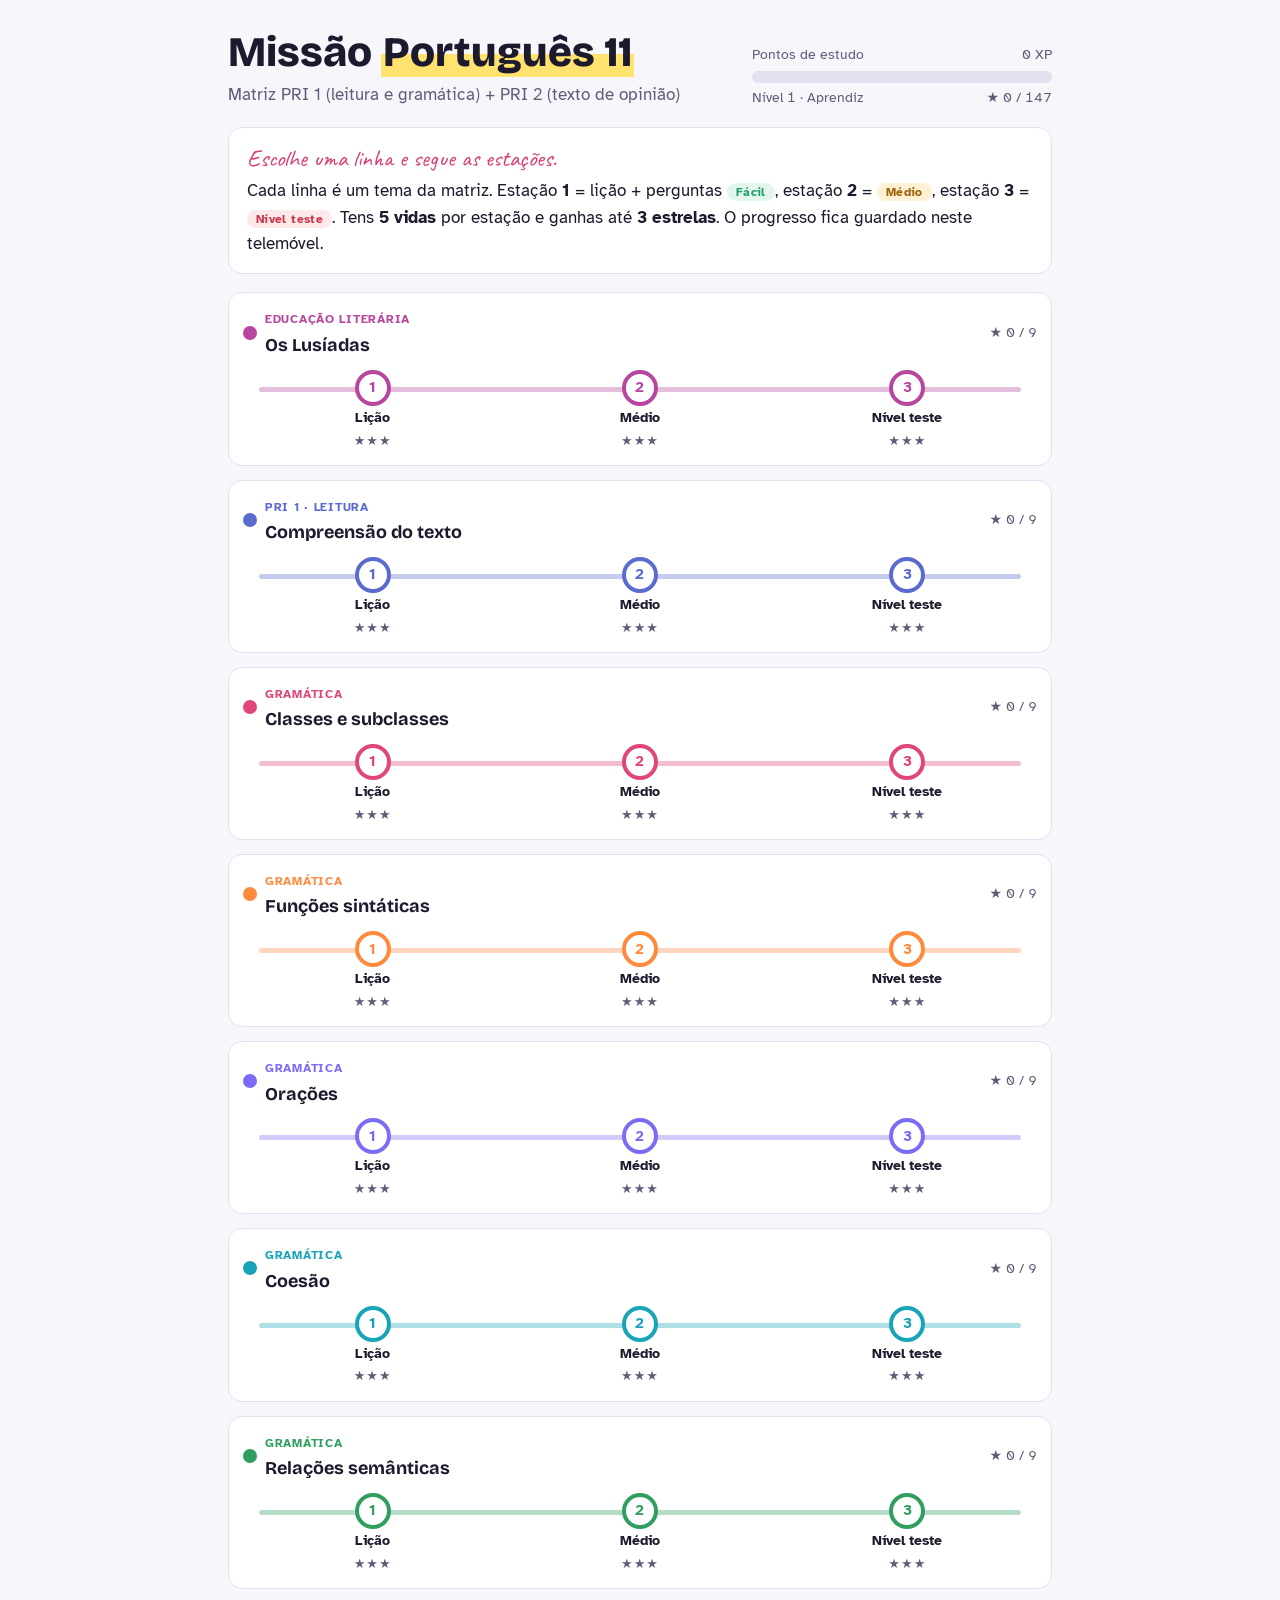
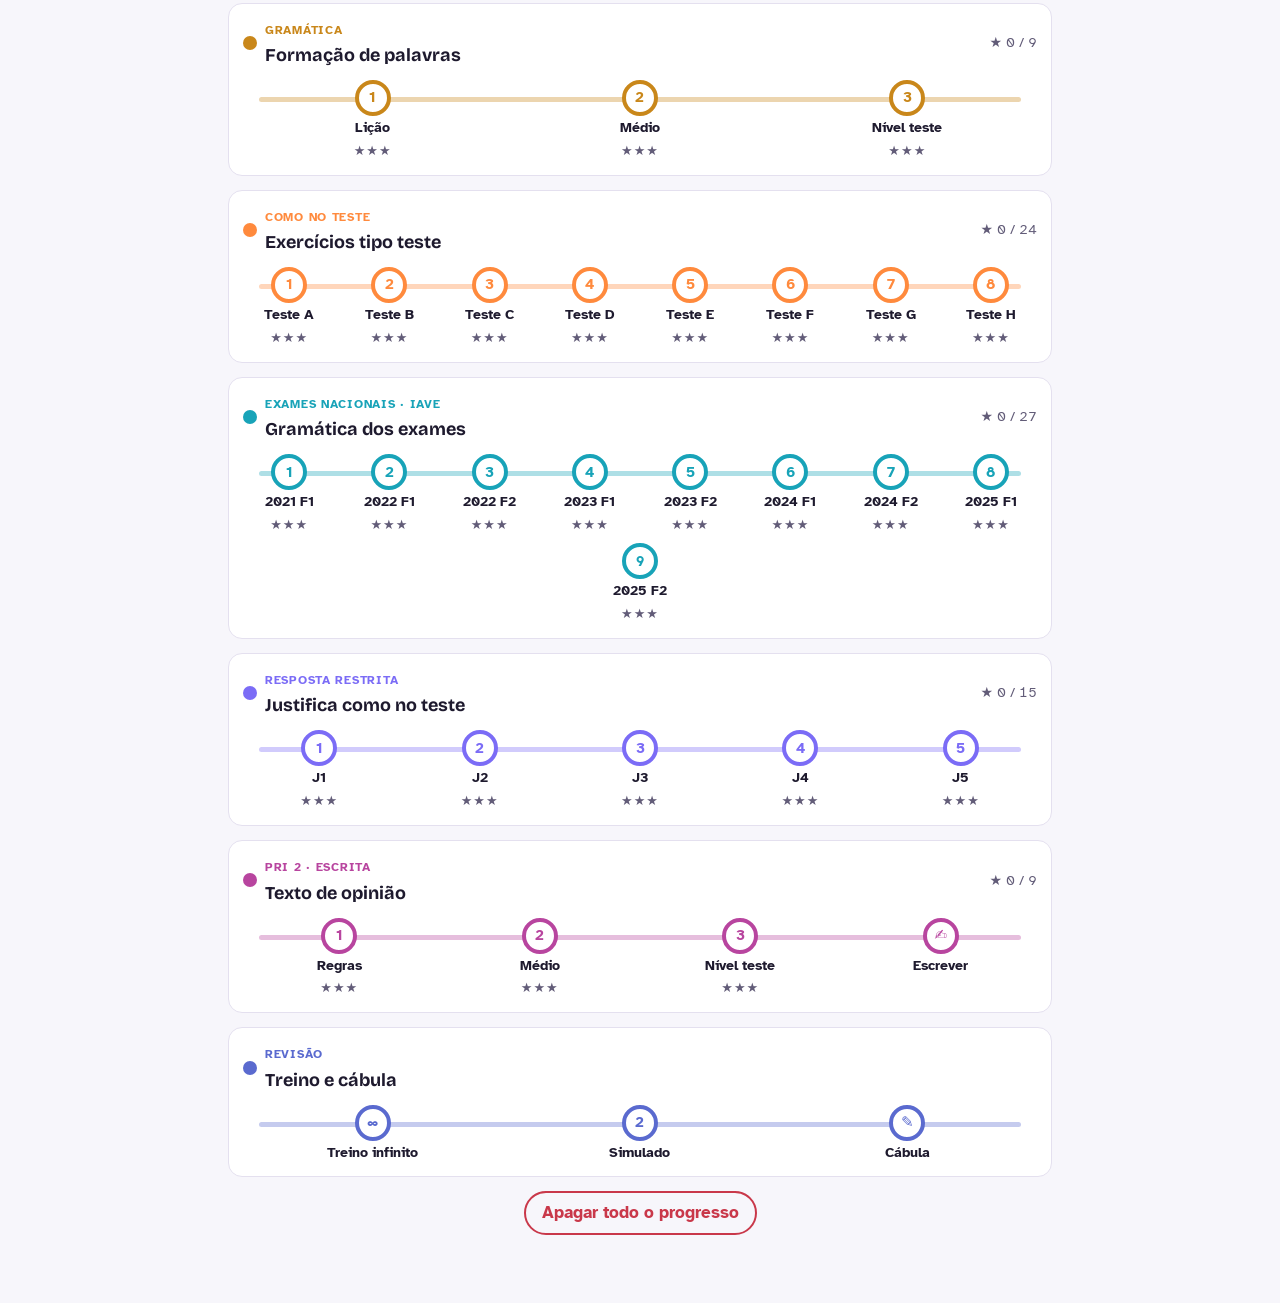
<file: index.html>
<!doctype html>
<html lang="pt-PT">
<head>
<meta charset="utf-8">
<meta name="viewport" content="width=device-width, initial-scale=1, viewport-fit=cover">
<title>Missão Português 11</title>
<link rel="preconnect" href="https://fonts.googleapis.com">
<link rel="stylesheet" href="https://fonts.googleapis.com/css2?family=Bricolage+Grotesque:opsz,wght@12..96,600;12..96,800&family=Atkinson+Hyperlegible:ital,wght@0,400;0,700;1,400&family=Caveat:wght@600&display=swap">
<link rel="stylesheet" href="css/estilo.css?v=20261012c">
</head>
<body>
<noscript><p style="padding:16px;font-weight:700">Este jogo precisa de JavaScript. Abre o link no Chrome ou no Safari (não na pré-visualização do WhatsApp).</p></noscript>
<div class="wrap">
  <header class="top">
    <div>
      <h1>Missão <span class="mark">Português 11</span></h1>
      <p class="sub">Matriz PRI 1 (leitura e gramática) + PRI 2 (texto de opinião)</p>
    </div>
    <div class="xp" aria-live="polite">
      <div class="xp-row"><span>Pontos de estudo</span><span id="xpTxt">0 XP</span></div>
      <div class="bar"><i id="xpBar"></i></div>
      <div class="xp-row" style="margin-top:4px"><span id="lvl">Nível 1 · Aprendiz</span><span id="starsTxt">★ 0</span></div>
    </div>
  </header>

  <main id="home">
    <div class="intro">
      <p class="hand">Escolhe uma linha e segue as estações.</p>
      <p>Cada linha é um tema da matriz. Estação <b>1</b> = lição + perguntas <span class="lvb l1">Fácil</span>, estação <b>2</b> = <span class="lvb l2">Médio</span>, estação <b>3</b> = <span class="lvb l3">Nível teste</span>. Tens <b>5 vidas</b> por estação e ganhas até <b>3 estrelas</b>. O progresso fica guardado neste telemóvel.</p>
    </div>
    <div class="lines" id="lines"></div>
  </main>

  <section id="mission" hidden></section>
</div>

<!-- Ao mudar algum ficheiro, aumentar o ?v= em todas as linhas (obriga o telemóvel a buscar a versão nova). -->
<script src="js/conteudo/licoes.js?v=20261012c"></script>
<script src="js/conteudo/testes.js?v=20261012c"></script>
<script src="js/conteudo/exames-iave.js?v=20261012c"></script>
<script src="js/conteudo/bancos.js?v=20261012c"></script>
<script src="js/conteudo/escrita.js?v=20261012c"></script>
<script src="js/conteudo/mapa.js?v=20261012c"></script>
<script src="js/jogo.js?v=20261012c"></script>
</body>
</html>
</file>
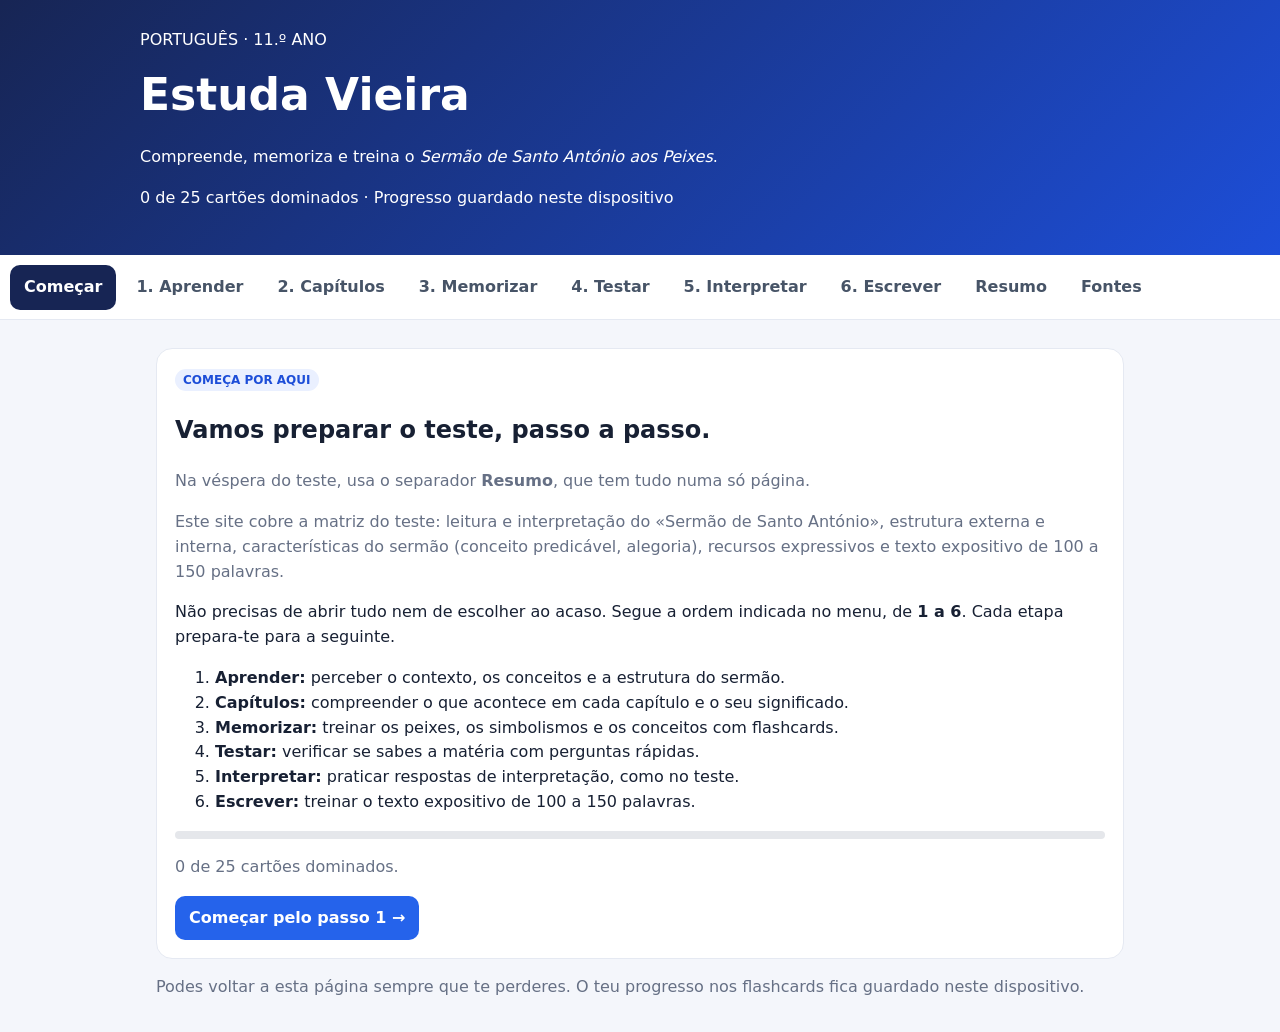
<file: sermao/index.html>
<!DOCTYPE html>
<html lang="pt-PT"><head><meta charset="utf-8"><meta name="viewport" content="width=device-width,initial-scale=1"><meta name="theme-color" content="#172554"><title>Estuda Vieira | Português 11</title>
<style>
:root{--n:#172554;--b:#2563eb;--ink:#172033;--muted:#667085;--bg:#f4f6fb;--line:#e5e9f2}*{box-sizing:border-box}body{margin:0;background:var(--bg);color:var(--ink);font:16px/1.55 system-ui,sans-serif}.hero{background:linear-gradient(135deg,#172554,#1d4ed8);color:white;padding:28px max(18px,calc((100vw - 1000px)/2))}.hero h1{margin:8px 0;font-size:clamp(30px,5vw,44px)}.wrap{max-width:1000px;margin:auto;padding:16px}.nav{position:sticky;top:0;background:#ffffffed;display:flex;gap:6px;overflow:auto;padding:10px;z-index:2;border-bottom:1px solid var(--line)}button{font:inherit;cursor:pointer;border:0;border-radius:10px;padding:10px 14px;background:var(--b);color:white;font-weight:650}.nav button{background:transparent;color:#475467;white-space:nowrap}.nav button.active{background:var(--n);color:white}.panel{display:none}.panel.active{display:block}.card,.chapter{background:white;border:1px solid var(--line);border-radius:16px;padding:18px;margin:12px 0}.muted{color:var(--muted)}.tag{font-size:12px;font-weight:750;color:#1d4ed8;background:#eaf0ff;padding:4px 8px;border-radius:99px}.grid{display:grid;grid-template-columns:repeat(2,minmax(0,1fr));gap:12px}.chapter h3{margin:0 0 6px}.secondary{background:#eef2ff;color:#1e40af}.option{display:block;width:100%;text-align:left;background:white;color:var(--ink);border:1px solid var(--line);margin:8px 0}.option.correct{background:#f0fdf4;border-color:#86efac}.option.wrong{background:#fef2f2;border-color:#fca5a5}.feedback{padding:12px;border-radius:10px;background:#f2f4f7;margin-top:10px}.good{background:#f0fdf4;color:#166534}.bad{background:#fef2f2;color:#991b1b}.flash{background:#eff6ff;border:1px solid #dbeafe;border-radius:15px;text-align:center;padding:28px;min-height:190px}.flash strong{font-size:24px;display:block;margin:14px 0}textarea{width:100%;min-height:130px;padding:12px;border:1px solid #cbd5e1;border-radius:10px;font:inherit}table{border-collapse:collapse;width:100%;margin:12px 0}td,th{text-align:left;border-bottom:1px solid var(--line);padding:9px;vertical-align:top}th{background:#f8fafc}.hide{display:none!important}.progress{height:8px;background:#e5e7eb;border-radius:99px;overflow:hidden}.progress span{display:block;background:var(--b);height:100%;width:0}@media(max-width:650px){.grid{grid-template-columns:1fr}.wrap{padding:10px}.card{padding:14px}table{font-size:14px}}
.note{background:#f8fafc;border-left:4px solid var(--b);padding:2px 14px;border-radius:8px;margin:12px 0}blockquote{margin:12px 0;padding:6px 14px;border-left:4px solid #cbd5e1;background:#f8fafc;border-radius:6px}.check{list-style:none;padding:0}.check li{margin:6px 0}#ordList li{margin:8px 0}#ordList button{padding:4px 10px}.review{margin-top:12px;padding-left:18px}
select{font:inherit;padding:8px;border:1px solid #cbd5e1;border-radius:8px;margin:4px 6px 4px 0;max-width:100%}.drill{border-top:1px solid var(--line);padding:12px 0}.drill .res{margin-top:8px}
details.sec>summary{cursor:pointer;list-style:none;display:flex;align-items:center;gap:10px}details.sec>summary::-webkit-details-marker{display:none}details.sec>summary::before{content:"+";font-weight:800;color:var(--b);width:22px;height:22px;border-radius:50%;background:#eaf0ff;text-align:center;line-height:22px;flex:none}details.sec[open]>summary::before{content:"−"}details.sec>summary h2{margin:6px 0;font-size:20px}.subnav{display:flex;gap:6px;flex-wrap:wrap;margin:8px 0}.subnav button{background:#eef2ff;color:#1e40af}.subnav button.active{background:var(--n);color:#fff}.sub{display:none}.sub.active{display:block}.toolbar{display:flex;gap:8px;flex-wrap:wrap;margin:8px 0}.done{display:block;margin-top:10px;font-weight:650;color:#166534}@media print{.nav,.hero,button,.toolbar{display:none!important}.panel{display:none!important}.panel.active{display:block!important}body{background:#fff}.card{border:0;padding:0}}
</style></head><body>
<header class="hero"><span>PORTUGUÊS · 11.º ANO</span><h1>Estuda Vieira</h1><p>Compreende, memoriza e treina o <i>Sermão de Santo António aos Peixes</i>.</p><p id="stats">0 cartões dominados · Progresso guardado neste dispositivo</p></header>
<nav class="nav" aria-label="Percurso de estudo"><button type="button" class="active" data-tab="inicio">Começar</button><button type="button" data-tab="manual">1. Aprender</button><button type="button" data-tab="capitulos">2. Capítulos</button><button type="button" data-tab="cartoes">3. Memorizar</button><button type="button" data-tab="quiz">4. Testar</button><button type="button" data-tab="interpretacao">5. Interpretar</button><button type="button" data-tab="escrita">6. Escrever</button><button type="button" data-tab="resumo">Resumo</button><button type="button" data-tab="fontes">Fontes</button></nav>
<main class="wrap">
<section class="panel active" id="inicio"><div class="card"><span class="tag">COMEÇA POR AQUI</span><h2>Vamos preparar o teste, passo a passo.</h2><p class="muted">Na véspera do teste, usa o separador <b>Resumo</b>, que tem tudo numa só página.</p><p class="muted">Este site cobre a matriz do teste: leitura e interpretação do «Sermão de Santo António», estrutura externa e interna, características do sermão (conceito predicável, alegoria), recursos expressivos e texto expositivo de 100 a 150 palavras.</p><p>Não precisas de abrir tudo nem de escolher ao acaso. Segue a ordem indicada no menu, de <b>1 a 6</b>. Cada etapa prepara-te para a seguinte.</p><ol><li><b>Aprender:</b> perceber o contexto, os conceitos e a estrutura do sermão.</li><li><b>Capítulos:</b> compreender o que acontece em cada capítulo e o seu significado.</li><li><b>Memorizar:</b> treinar os peixes, os simbolismos e os conceitos com flashcards.</li><li><b>Testar:</b> verificar se sabes a matéria com perguntas rápidas.</li><li><b>Interpretar:</b> praticar respostas de interpretação, como no teste.</li><li><b>Escrever:</b> treinar o texto expositivo de 100 a 150 palavras.</li></ol><div class="progress"><span id="progress"></span></div><p id="progressText" class="muted">Ainda não começaste os flashcards.</p><button type="button" onclick="go('manual')">Começar pelo passo 1 →</button></div><p class="muted">Podes voltar a esta página sempre que te perderes. O teu progresso nos flashcards fica guardado neste dispositivo.</p></section>
<section class="panel" id="manual"><div class="toolbar"><button type="button" class="secondary" id="openAll">Abrir todas as secções</button><button type="button" class="secondary" id="closeAll">Fechar todas</button></div><details class="card sec" open><summary><h2>Contexto e conceitos fundamentais</h2></summary><p class="note"><b>O essencial.</b> O sermão foi pregado em São Luís do Maranhão, em 1654. O conceito predicável é «Vós sois o sal da terra». Os peixes são o auditório aparente e os homens são os destinatários reais da crítica.</p><h3>Padre António Vieira e o contexto</h3><p>O <b>Sermão de Santo António aos Peixes</b> foi pregado por Padre António Vieira em São Luís do Maranhão, no Brasil, a 13 de junho de 1654, dia de Santo António. A edição do sermão explica que Vieira o pregou antes de partir para o Reino, procurando uma solução para a situação dos indígenas. O texto denuncia abusos dos colonos e defende o bem espiritual e temporal daquela terra. É um exemplo da intervenção cívica e religiosa de Vieira através da palavra.</p><p><b>Quem era Vieira?</b> Jesuíta que viveu no Brasil. Entrou em conflito com os colonos por defender a liberdade dos indígenas, e é essa denúncia que está por trás do sermão.</p><h3>O que é um sermão?</h3><p>É um discurso religioso dirigido a um auditório, que transmite ensinamentos e procura persuadir os ouvintes a refletir e a alterar comportamentos. Combina argumentação, exemplos, referências bíblicas, ironia e recursos expressivos.</p><h3>Conceito predicável</h3><p><b>O que é?</b> É uma frase ou ideia retirada da Bíblia que serve de ponto de partida para o sermão. O pregador interpreta-a e desenvolve, a partir dela, a sua mensagem.</p><div class="note"><p><b>O conceito predicável deste sermão:</b> «Vós sois o sal da terra» (Mateus 5,13).</p><p><b>O que significa a frase?</b> Jesus compara os seus discípulos ao sal. Tal como o sal conserva os alimentos e impede que se estraguem, os pregadores devem preservar o bem e impedir a corrupção moral da sociedade.</p><p><b>Como desenvolve Vieira esta ideia?</b> Vieira começa por questionar por que razão a sociedade continua corrompida. Aponta falhas dos pregadores, que não ensinam a verdadeira doutrina, não praticam o que dizem ou pregam-se a si próprios. Aponta também falhas dos ouvintes, que recusam os ensinamentos e seguem maus exemplos. Perante esta situação, decide pregar aos peixes, usando-os como exemplo para criticar os comportamentos humanos.</p></div><p><b>Porque é que o sal leva aos peixes?</b> No início do capítulo II, Vieira diz que o sal é «filho do mar», tal como os peixes. O sal tem duas propriedades, conservar o são e preservá-lo para que não se corrompa. Na pregação, isso quer dizer louvar o bem e repreender o mal. É por isso que o sermão se divide em louvores (capítulos II e III) e repreensões (capítulos IV e V).</p><p><b>As duas causas da corrupção.</b> Ou o sal não salga, isto é, os pregadores falham (dizem uma coisa e fazem outra, pregam-se a si próprios ou não ensinam a verdadeira doutrina). Ou a terra não se deixa salgar, isto é, os ouvintes falham (imitam os maus exemplos e não recebem a doutrina).</p><p><b>Porque é importante?</b> Esta frase bíblica é a base da argumentação de Vieira: a partir dela, organiza a crítica aos pregadores e aos homens e justifica a pregação alegórica aos peixes.</p><p><b>Resposta-modelo para o teste:</b> O conceito predicável é «Vós sois o sal da terra», uma frase bíblica que serve de ponto de partida ao sermão. Tal como o sal conserva os alimentos, os pregadores devem preservar o bem e combater a corrupção moral. Vieira parte desta ideia para criticar tanto os pregadores, que nem sempre cumprem a sua missão, como os ouvintes, que não seguem os seus ensinamentos.</p><h3>Porquê pregar aos peixes?</h3><p>Segundo a tradição evocada, Santo António pregou aos peixes quando os homens não o ouviam. Os peixes são o auditório aparente. Os homens, especialmente os colonos do Maranhão, são os destinatários reais da crítica. A alegoria permite elogiar virtudes e denunciar vícios humanos de forma indireta.</p><h3>Invocação</h3><p>Vieira invoca a Virgem Maria, referida como <i>Domina Maris</i> («Senhora do Mar»), pedindo auxílio para a pregação.</p></details><details class="card sec"><summary><h2>Estrutura externa e interna</h2></summary><p class="note"><b>O essencial.</b> A estrutura externa tem seis capítulos. Na interna, o exórdio é o capítulo I, a exposição e confirmação vão do II ao V e a peroração é o VI.</p><p><b>Estrutura externa:</b> divisão em seis capítulos.</p><table><tbody><tr><th>Parte interna</th><th>Capítulo(s)</th><th>Função</th></tr><tr><td>Exórdio e invocação</td><td>I</td><td>Introduzir o tema, captar atenção e pedir auxílio divino.</td></tr><tr><td>Exposição e confirmação</td><td>II a V</td><td>Apresentar argumentos, louvores e repreensões.</td></tr><tr><td>Peroração</td><td>VI</td><td>Concluir, reforçar a mensagem e exortar.</td></tr></tbody></table><p><b>Atenção:</b> capítulo é estrutura externa. Exórdio, confirmação e peroração são partes da estrutura interna.</p><p class="muted">Alguns manuais separam a <b>exposição</b> (o anúncio do plano no início do capítulo II, quando Vieira diz que vai dividir o sermão em louvores e repreensões) da <b>confirmação</b> (o resto dos capítulos II a V). Segue a divisão do teu manual.</p></details><details class="card sec"><summary><h2>Estratégias argumentativas e retóricas</h2></summary><p class="note"><b>O essencial.</b> A estratégia central é a alegoria. Ao responder, identifica a estratégia, mostra onde aparece e explica o que Vieira quer conseguir.</p><p><b>Argumentar</b> é apresentar razões para convencer alguém. Vieira não se limita a descrever peixes: usa cada exemplo para sustentar uma crítica moral e social.</p><ul><li><b>Alegoria:</b> fala dos peixes, mas refere-se aos homens. É a estratégia central que permite criticar indiretamente os colonos e a sociedade.</li><li><b>Analogia:</b> aproxima duas realidades com algo em comum. Exemplo: o sal conserva os alimentos, tal como os pregadores devem preservar a sociedade da corrupção.</li><li><b>Exemplificação:</b> apresenta casos concretos (peixe de Tobias, rémora, torpedo, quatro-olhos) para tornar os argumentos claros e memoráveis.</li><li><b>Argumento de autoridade:</b> apoia a ideia em fontes reconhecidas, como a Bíblia, Santo António e autores religiosos. Dá credibilidade ao discurso.</li><li><b>Antítese e contraste:</b> opõe ideias (grandes e pequenos, virtude e vício) para evidenciar injustiças e contradições.</li><li><b>Ironia:</b> diz algo com intenção crítica, levando o auditório a perceber a contradição entre aparência e realidade.</li><li><b>Apóstrofe:</b> dirige-se diretamente aos peixes, criando proximidade com o auditório aparente e mantendo os homens como destinatários reais.</li><li><b>Pergunta retórica:</b> pergunta cuja resposta é sugerida ou evidente. Envolve o auditório e conduz o raciocínio.</li></ul><p class="muted">Atenção: o mesmo elemento pode ser estratégia e recurso. A <b>alegoria</b> organiza todo o sermão (estratégia). A <b>apóstrofe</b> e a <b>interrogação retórica</b> são recursos expressivos, apresentados na tabela seguinte, que Vieira usa ao serviço da persuasão.</p><p><b>Como responder no teste:</b> identifica a estratégia, mostra onde aparece e explica como ajuda Vieira a convencer ou a criticar.</p></details>
<details class="card sec"><summary><h2>Recursos expressivos: definição e efeito</h2></summary><p class="note"><b>O essencial.</b> Não basta nomear o recurso. Diz o que se repete ou se opõe e qual é o efeito no excerto.</p><table><tbody><tr><th>Recurso</th><th>O que é?</th><th>Que efeito pode produzir?</th><th>Exemplo no sermão</th></tr><tr><td><b>Anáfora</b></td><td>Repetição no início de frases ou segmentos sucessivos.</td><td>Insistência, ritmo e reforço da mensagem.</td><td>«Louvai a Deus, porque vos criou em tanto número. Louvai a Deus, que vos distinguiu em tantas espécies» (cap. VI). A repetição de «Louvai a Deus» torna o apelo final insistente e solene.</td></tr><tr><td><b>Antítese</b></td><td>Oposição de ideias ou palavras.</td><td>Destaca contrastes e contradições.</td><td>«tão pequeno no corpo, e tão grande na força e no poder» (cap. III, a rémora). O contraste mostra que a força da palavra não depende do tamanho.</td></tr><tr><td><b>Apóstrofe</b></td><td>Interpelação direta de alguém ou algo.</td><td>Vivacidade e aproximação ao destinatário.</td><td>«Haveis de saber, irmãos peixes, [...]» (cap. II). Vieira fala diretamente com os peixes, o que mantém a alegoria viva.</td></tr><tr><td><b>Interrogação retórica</b></td><td>Pergunta que não espera resposta efetiva.</td><td>Leva o auditório a refletir e orienta a conclusão.</td><td>«É possível que sendo vós uns peixinhos tão pequenos, haveis de ser as roncas do mar?!» (cap. V). Exprime indignação e censura a arrogância.</td></tr><tr><td><b>Enumeração</b></td><td>Apresentação sucessiva de elementos.</td><td>Acumula exemplos e pode intensificar uma ideia.</td><td>Nos louvores gerais (cap. II), Vieira junta várias qualidades seguidas dos peixes, como terem sido criados primeiro, serem muitos, ouvirem sem falar e obedecerem. Este exemplo é um resumo, não uma citação. A acumulação torna o elogio mais forte e, por contraste, a crítica aos homens.</td></tr><tr><td><b>Gradação</b></td><td>Sequência organizada por intensidade crescente ou decrescente.</td><td>Cria progressão e intensificação.</td><td>«querendo-o lançar da terra e ainda do Mundo» (cap. II). Vai do menor para o maior, terra e depois Mundo, o que mostra o quanto os homens rejeitavam Santo António.</td></tr><tr><td><b>Hipérbole</b></td><td>Exagero intencional.</td><td>Amplifica uma característica e chama a atenção.</td><td>«os peixes em inumerável concurso acudindo à sua voz» (cap. II). «Inumerável» exagera a multidão de peixes e engrandece Santo António.</td></tr><tr><td><b>Personificação</b></td><td>Atribuição de características humanas a animais ou coisas.</td><td>Humaniza e torna a imagem mais expressiva.</td><td>Os peixes estão «atentos e suspensos às suas palavras, escutando com silêncio» (cap. II). Os peixes comportam-se como ouvintes humanos, melhores do que os homens.</td></tr><tr><td><b>Comparação</b></td><td>Aproximação explícita entre realidades, muitas vezes com «como».</td><td>Facilita a compreensão de uma ideia.</td><td>«o sal, filho do mar como vós» (cap. II). O «como» liga o sal aos peixes e justifica a pregação no mar.</td></tr><tr><td><b>Metáfora</b></td><td>Identificação implícita entre realidades.</td><td>Cria uma imagem e concentra significado.</td><td>«Vós sois o sal da terra» (cap. I). Os pregadores são o sal, sem «como». E também «Se alguma rémora houve na terra, foi a língua de Santo António» (cap. III).</td></tr><tr><td><b>Adjetivação</b></td><td>Uso de adjetivos para caracterizar.</td><td>Valoriza ou desvaloriza e orienta a opinião do auditório.</td><td>«atentos e suspensos» (cap. II). Os dois adjetivos valorizam a atenção dos peixes e fazem sobressair o desinteresse dos homens.</td></tr><tr><td><b>Ironia</b></td><td>Dizer o contrário do que se pensa, ou sugerir uma crítica por trás do sentido literal.</td><td>Critica sem atacar diretamente e leva o auditório a descobrir a contradição.</td><td>«Nunca pior auditório.» (cap. II). Parece desvalorizar os peixes, mas logo os elogia por ouvirem e não falarem. Quem fica criticado são os homens.</td></tr><tr><td><b>Paralelismo</b></td><td>Repetição da mesma estrutura sintática em frases ou segmentos seguidos.</td><td>Dá ritmo, equilíbrio e clareza ao raciocínio.</td><td>«Ou é porque o sal não salga, ou porque a terra se não deixa salgar» (cap. I). As duas partes têm a mesma construção e apresentam com clareza as duas causas da corrupção.</td></tr></tbody></table><p class="muted">A função depende sempre do excerto. Não basta escrever «há uma anáfora»: explica o que é repetido e que ideia fica reforçada.</p></details><details class="card sec"><summary><h2>Características do sermão</h2></summary><p class="note"><b>O essencial.</b> O sermão é persuasivo e alegórico. Argumenta com exemplos, contrastes e ironia.</p><table><tbody><tr><th>Característica</th><th>Exemplo do texto</th><th>O que mostra</th></tr>
<tr><td><b>Intenção persuasiva</b><br>convencer e mudar comportamentos</td><td>«Para cá, para cá; para a cidade é que haveis de olhar.» (cap. IV)</td><td>Vieira obriga o auditório a olhar para os seus próprios defeitos, e não para os dos outros. Quer que os colonos se reconheçam e mudem.</td></tr>
<tr><td><b>Alegoria</b><br>os peixes representam os homens</td><td>«Não só vos comeis uns aos outros, senão que os grandes comem os pequenos.» (cap. IV)</td><td>Fala dos peixes, mas critica os poderosos que exploram os mais fracos, como os colonos que abusam dos indígenas.</td></tr>
<tr><td><b>Argumentação</b> por analogia</td><td>«Vós sois o sal da terra» (cap. I)</td><td>O sal impede a corrupção dos alimentos, tal como os pregadores devem impedir a corrupção moral.</td></tr>
<tr><td><b>Argumentação</b> por exemplos</td><td>A rémora, «tão pequeno no corpo, e tão grande na força» (cap. III)</td><td>O peixe é um caso concreto que prova uma ideia, a força da palavra de Santo António.</td></tr>
<tr><td><b>Argumentação</b> por autoridade</td><td>A frase de Mateus 5,13, o exemplo de Santo António e as figuras bíblicas de Tobias e Jonas</td><td>Apoiar-se na Bíblia e num santo dá credibilidade ao que Vieira defende.</td></tr>
<tr><td><b>Antítese</b></td><td>«os homens tinham a razão sem o uso, e os peixes o uso sem a razão» (cap. II)</td><td>Opõe homens e peixes. Os homens têm razão mas não a usam, por isso ficam abaixo dos peixes.</td></tr>
<tr><td><b>Ironia</b></td><td>«Nunca pior auditório.» (cap. II)</td><td>Parece desvalorizar os peixes, mas logo os elogia por ouvirem e não falarem. A crítica real é aos homens, que não ouvem.</td></tr>
<tr><td><b>Ironia</b></td><td>«muito mais se comem os Brancos» (cap. IV)</td><td>Os colonos, que se julgavam civilizados, «comem-se» mais do que os Tapuias que acusavam.</td></tr>
</tbody></table><p class="muted">No teste, usa a mesma ordem. Nomeia a característica, cita ou refere o exemplo e explica o que Vieira quer mostrar.</p><h3>Os três objetivos da eloquência</h3><p><b>O que é.</b> Na retórica clássica, um bom orador procura três coisas ao mesmo tempo. O sermão é um discurso feito para um público, por isso pode ser analisado assim.</p><table><tbody><tr><th>Termo</th><th>Quer dizer</th><th>No sermão</th></tr><tr><td>Docere</td><td>Ensinar, fazer compreender</td><td>Vieira ensina uma lição moral com o conceito predicável do sal e com a alegoria dos peixes.</td></tr><tr><td>Delectare</td><td>Agradar, prender a atenção</td><td>Pregar aos peixes é original, tem ironia e imagens curiosas.</td></tr><tr><td>Movere</td><td>Comover, levar a mudar</td><td>Critica os vícios dos homens, como a exploração dos pequenos pelos grandes, para os levar a mudar.</td></tr></tbody></table><p><b>Para que serve.</b> Dá-te uma forma de responder quando a pergunta é sobre a intenção ou a finalidade do orador. Responde em três partes, uma para cada objetivo, cada uma com um exemplo do texto.</p><p class="muted">Este termo não está escrito na matriz. Entra por «características do sermão» e por «compreender o texto». Confirma no teu caderno se o professor o usa.</p></details><details class="card sec"><summary><h2>Como responder a perguntas de interpretação</h2></summary><p class="note"><b>O essencial.</b> Identifica, explica, relaciona e indica a intenção de Vieira. Quatro passos em todas as respostas.</p><p>Não basta identificar o peixe ou o recurso expressivo. Explica sempre o significado e a intenção de Vieira.</p><ol><li><b>Identifica:</b> nomeia o peixe, a ideia ou o recurso.</li><li><b>Explica:</b> descreve o comportamento ou o sentido no excerto.</li><li><b>Relaciona:</b> mostra o que representa nos seres humanos.</li><li><b>Indica a intenção:</b> explica o que Vieira pretende criticar, elogiar ou provocar no auditório.</li></ol><p><b>Exemplo:</b> «Os peixes grandes comem os pequenos» é uma imagem que representa os poderosos que exploram os mais fracos. Vieira denuncia a injustiça e os abusos sociais, levando o auditório a reconhecer esse comportamento na sociedade.</p></details></section>
<section class="panel" id="capitulos"><div class="card"><h2>Mapa dos seis capítulos</h2><div id="chapters"></div></div></section>
<section class="panel" id="cartoes"><div class="card"><span class="tag">ACTIVE RECALL</span><h2>Flashcards</h2><p class="muted">Tenta responder antes de revelar. As respostas incluem uma explicação curta e, quando faz sentido, a ligação à obra e ao tipo de pergunta que pode surgir no teste. Marca «Domino» só quando conseguires explicar a ideia, não apenas repetir palavras.</p><div class="flash"><span id="flashCat" class="tag"></span><strong id="flashQ"></strong><p id="flashA" class="hide"></p></div><p id="flashNum"></p><button type="button" id="prev" class="secondary">← Anterior</button> <button type="button" id="reveal">Revelar resposta</button> <button type="button" id="master">Domino ✓</button> <button type="button" id="next" class="secondary">Seguinte →</button></div></section>
<section class="panel" id="quiz"><div class="card"><span class="tag">QUIZ</span><h2>Testa os teus conhecimentos</h2><p id="qcount" class="muted"></p><div id="quizArea"></div><button type="button" class="secondary" onclick="restartQuiz()">Recomeçar</button></div></section>
<section class="panel" id="interpretacao"><div class="subnav" role="group" aria-label="Partes da secção Interpretar"><button type="button" data-sub="ex" class="active">1. Exemplos resolvidos</button><button type="button" data-sub="pt">2. Perguntas típicas</button><button type="button" data-sub="pr">3. Praticar</button><button type="button" data-sub="si">4. Simulado</button></div><div class="sub active" id="sub-ex">
<div class="card"><span class="tag">APRENDER A INTERPRETAR</span><h2>Excertos analisados, com respostas-modelo</h2>
<p class="muted">Faz esta secção por partes. Lê os exemplos resolvidos, treina as perguntas típicas, pratica e por fim faz o simulado.</p><p>Aqui vais encontrar excertos da obra, perguntas semelhantes às de avaliação e respostas explicadas. Primeiro lê o excerto e tenta responder. Depois abre a análise. Os excertos entre aspas são transcrições de uma edição de domínio público, com a grafia atualizada (por exemplo, «cousa» passa a «coisa»), e [...] marca partes omitidas. Alguns coincidem com excertos dos GTA da DGE. A edição do teu manual pode ter pequenas diferenças, por isso confirma sempre no teu livro. Quando um bloco não é citação, está identificado como «Resumo da passagem».</p>
<p><b>Como construir uma boa resposta:</b> identifica o que é pedido, explica o sentido no contexto, relaciona com a alegoria ou a ideia principal e indica a intenção de Vieira. Quando a pergunta pede recursos, explica também o efeito produzido.</p></div>

<div class="card"><h3>Exemplo resolvido 1, Capítulo I: o conceito predicável</h3>
<p class="muted">Excerto com a grafia atualizada. [...] marca partes omitidas.</p>
<blockquote>«O efeito do sal é impedir a corrupção. [...] Ou é porque o sal não salga, ou porque a terra se não deixa salgar.»</blockquote>
<p><b>Pergunta 1.</b> Explica a comparação estabelecida entre o sal e os pregadores.</p>
<details><summary>Ver resposta-modelo explicada</summary><p>O sal impede que os alimentos se deteriorem. De forma semelhante, os pregadores devem preservar o bem e impedir a corrupção moral da sociedade, através dos seus ensinamentos. Vieira parte desta comparação para questionar por que razão a sociedade continua corrompida, apesar da existência de pregadores.</p><p><b>Porque é uma boa resposta?</b> Identifica os dois elementos da comparação, explica o significado de cada um e relaciona-os com o problema central do sermão.</p></details>
<p><b>Pergunta 2.</b> Identifica as duas causas da corrupção apresentadas por Vieira.</p>
<details><summary>Ver resposta-modelo</summary><p>A corrupção pode resultar das falhas dos pregadores, que não ensinam a verdadeira doutrina ou não praticam o que dizem, e das falhas dos ouvintes, que recusam os ensinamentos ou preferem imitar os maus exemplos dos pregadores.</p></details></div>

<div class="card"><h3>Exemplo resolvido 2, Capítulo II: os peixes como ouvintes</h3>
<blockquote>«Os homens perseguindo a António, querendo-o lançar da terra e ainda do Mundo [...] e os peixes em inumerável concurso acudindo à sua voz, atentos e suspensos às suas palavras, escutando com silêncio [...] o que não entendiam.»</blockquote>
<p><b>Pergunta 1.</b> Explica o contraste estabelecido entre os homens e os peixes.</p>
<details><summary>Ver resposta-modelo explicada</summary><p>Vieira contrapõe os homens, que perseguem Santo António e o querem lançar da terra, aos peixes, que o escutam em silêncio e com atenção. O contraste é irónico: os peixes, apesar de não terem razão, comportam-se melhor do que os homens, que possuem razão mas não a usam corretamente. Assim, o elogio aos peixes transforma-se numa crítica à intolerância e à resistência humana à correção moral.</p><p><b>O que não podia faltar?</b> A oposição entre os comportamentos, a ironia e a crítica aos homens.</p></details>
<p><b>Pergunta 2.</b> Explica o sentido da afirmação «os homens tinham a razão sem o uso, e os peixes o uso sem a razão».</p>
<details><summary>Ver resposta-modelo</summary><p>Os homens possuem capacidade racional, mas não a utilizam para reconhecer os seus erros e seguir os ensinamentos de Santo António. Os peixes, embora irracionais, demonstram atenção e obediência. Vieira critica, assim, o comportamento contraditório dos homens.</p></details></div>

<div class="card"><h3>Exemplo resolvido 3, Capítulo III: a rémora</h3>
<blockquote>«[...] aquele peixezinho tão pequeno no corpo, e tão grande na força e no poder [...] se se pega ao leme de uma nau da Índia [...] a prende e amarra [...] Se alguma rémora houve na terra, foi a língua de Santo António.»</blockquote>
<p><b>Pergunta 1.</b> Explica o valor simbólico da rémora e a comparação com Santo António.</p>
<details><summary>Ver resposta-modelo explicada</summary><p>A rémora é um peixe pequeno que, segundo a descrição apresentada por Vieira, consegue deter uma nau ao agarrar-se ao leme. Simboliza a força da palavra de Santo António: apesar de ser apenas a palavra de um pregador, consegue travar paixões e comportamentos destrutivos, como a soberba, a ira e a cobiça. A comparação mostra que a verdadeira força não depende do tamanho ou do poder físico, mas da capacidade moral e persuasiva da palavra.</p><p><b>O que valoriza a resposta?</b> Explica a característica do peixe, identifica o símbolo e relaciona-o com exemplos da intenção moralizadora de Vieira.</p></details>
<p><b>Pergunta 2.</b> Identifica o contraste presente na expressão «peixezinho tão pequeno no corpo, e tão grande na força e no poder» e explica o seu efeito.</p>
<details><summary>Ver resposta-modelo</summary><p>Existe uma antítese entre «pequeno» e «grande», que destaca a oposição entre a dimensão física reduzida da rémora e a sua força extraordinária. O contraste valoriza o poder simbólico do peixe e prepara a comparação com a eficácia da palavra de Santo António.</p></details></div>

<div class="card"><h3>Exemplo resolvido 4, Capítulo IV: os grandes comem os pequenos</h3>
<blockquote>«A primeira coisa que me desedifica, peixes, de vós, é que vos comeis uns aos outros. [...] Não só vos comeis uns aos outros, senão que os grandes comem os pequenos.»</blockquote>
<p><b>Pergunta 1.</b> Explicita a crítica social transmitida através deste comportamento dos peixes.</p>
<details><summary>Ver resposta-modelo explicada</summary><p>O comportamento dos peixes representa alegoricamente a exploração dos mais fracos pelos mais poderosos. Vieira denuncia a desigualdade, a ganância e os abusos cometidos pelos colonos, que se aproveitam dos mais vulneráveis, nomeadamente dos indígenas. A crítica é reforçada pelo facto de os grandes, que deveriam ter maior responsabilidade, serem precisamente os que devoram os pequenos.</p><p><b>Nota:</b> não basta dizer «representa a injustiça». Explica quem são os grandes e os pequenos e qual é o comportamento humano criticado.</p></details>
<p><b>Pergunta 2.</b> Explica o valor expressivo da oposição entre «grandes» e «pequenos».</p>
<details><summary>Ver resposta-modelo</summary><p>A antítese entre «grandes» e «pequenos» evidencia a desigualdade de poder entre exploradores e explorados. Reforça a imagem da injustiça e torna mais clara a crítica social de Vieira.</p></details></div>

<div class="card"><h3>Exemplo resolvido 5, Capítulo V: os roncadores</h3>
<blockquote>«É possível que sendo vós uns peixinhos tão pequenos, haveis de ser as roncas do mar?!»</blockquote>
<p><b>Pergunta 1.</b> Identifica o vício representado pelos roncadores e explica a crítica de Vieira.</p>
<details><summary>Ver resposta-modelo explicada</summary><p>Os roncadores representam a soberba e a arrogância. Apesar de serem peixes pequenos, fazem muito ruído, como se fossem importantes e poderosos. Vieira liga este vício ao orgulho de quem presume do que sabe e do que pode. Vieira critica os homens que se vangloriam, falam com arrogância e procuram demonstrar uma grandeza que não possuem. O exemplo aconselha à humildade.</p></details>
<p><b>Pergunta 2.</b> Explica a função da interrogação «É possível que [...] haveis de ser as roncas do mar?!».</p>
<details><summary>Ver resposta-modelo</summary><p>É uma interrogação retórica, pois não procura obter uma resposta real. Em conjunto com o ponto de exclamação, exprime indignação e serve para censurar a atitude dos roncadores, chamar a atenção do auditório e reforçar a crítica à arrogância humana.</p></details></div>

<div class="card"><p class="muted">As perguntas e respostas-modelo são material de treino feito para este site e não são soluções oficiais. Os links dos textos e dos guiões da DGE estão no separador <b>Fontes</b>.</p></div>
</div><div class="sub" id="sub-pt"><div class="card"><span class="tag">PERGUNTAS TÍPICAS</span><h2>Perguntas que costumam sair</h2><p>São perguntas do tipo das que aparecem em testes e exames. Responde primeiro por escrito, em duas ou três frases, e só depois abre a resposta-modelo. Usa sempre os quatro passos, identifica, explica, relaciona e indica a intenção de Vieira.</p></div><details class="card"><summary><b>1.</b> Explica o que é o conceito predicável e qual a sua função no sermão.</summary><p>É uma frase bíblica que serve de ponto de partida ao sermão. Aqui é «Vós sois o sal da terra» (Mateus 5,13). O sal preserva da corrupção, por isso os pregadores devem preservar o bem. Vieira parte desta ideia para perguntar porque continua a sociedade corrompida e para criticar pregadores e ouvintes.</p></details><details class="card"><summary><b>2.</b> Indica as duas causas da corrupção apresentadas por Vieira no capítulo I.</summary><p>Ou o sal não salga, isto é, os pregadores falham (dizem uma coisa e fazem outra, pregam-se a si próprios ou não ensinam a verdadeira doutrina). Ou a terra não se deixa salgar, isto é, os ouvintes falham (imitam os maus exemplos e não recebem a doutrina).</p></details><details class="card"><summary><b>3.</b> Justifica a escolha dos peixes como auditório.</summary><p>Como os homens não ouvem, Vieira segue o exemplo de Santo António e prega aos peixes, que são o auditório aparente. Assim critica indiretamente os homens, em especial os colonos, sem os atacar de frente, e torna a crítica mais expressiva.</p></details><details class="card"><summary><b>4.</b> Justifica a evocação de Santo António no capítulo I.</summary><p>Santo António pregou aos peixes quando os homens o não ouviram. Ao evocá-lo, Vieira legitima a sua decisão de fazer o mesmo. É um argumento de autoridade que dá exemplaridade à pregação alegórica.</p></details><details class="card"><summary><b>5.</b> Explica a ironia presente em «Nunca pior auditório».</summary><p>A expressão parece desvalorizar os peixes, mas logo a seguir Vieira elogia-os por ouvirem e não falarem. A ironia prepara o contraste com os homens, que não escutam nem aceitam ser corrigidos.</p></details><details class="card"><summary><b>6.</b> Distingue os louvores gerais dos louvores particulares.</summary><p>Os louvores gerais (capítulo II) apontam qualidades dos peixes em geral, como terem sido criados primeiro, serem numerosos, ouvirem sem falar e obedecerem. Os particulares (capítulo III) elogiam quatro peixes com valor simbólico, o peixe de Tobias, a rémora, o torpedo e o quatro-olhos. Em ambos, o elogio serve de contraste para criticar os homens.</p></details><details class="card"><summary><b>7.</b> Que relação estabelece Vieira entre o peixe de Tobias e Santo António?</summary><p>O fel do peixe cura a cegueira e o coração afasta o demónio. Vieira vê nele um retrato marítimo de Santo António, que esclarece os homens e os livra do mal.</p></details><details class="card"><summary><b>8.</b> Explica o simbolismo da rémora.</summary><p>A rémora, apesar de pequena, consegue travar uma nau. Simboliza a força da palavra de Santo António, que travava paixões como a soberba, a ira e a cobiça. Mostra que a força depende do poder moral da palavra e não do tamanho.</p></details><details class="card"><summary><b>9.</b> Explica o simbolismo do torpedo e relaciona-o com movere.</summary><p>O torpedo faz tremer o braço de quem o pesca. Simboliza a pregação que abala a consciência dos ouvintes. Liga-se a movere, porque a palavra deve comover e levar os homens a mudar de comportamento.</p></details><details class="card"><summary><b>10.</b> Explica o simbolismo do quatro-olhos.</summary><p>Tem olhos virados para cima e para baixo. Vieira tira a lição de que o homem deve olhar para o Céu e para o Inferno, isto é, ter presentes os fins últimos, para não se deixar levar pela vaidade.</p></details><details class="card"><summary><b>11.</b> Explica a crítica social presente em «os grandes comem os pequenos».</summary><p>É uma alegoria da exploração dos mais fracos pelos mais poderosos. Vieira aplica-a aos homens, em especial aos colonos, que se aproveitam dos indígenas e uns dos outros. A antítese entre grandes e pequenos realça a desigualdade e a injustiça.</p></details><details class="card"><summary><b>12.</b> Explica a segunda repreensão geral do capítulo IV (a isca).</summary><p>Os peixes deixam-se apanhar por uma isca por ignorância e cegueira. A isca representa a vaidade e a cobiça dos homens, que se deixam enganar por honras e bens aparentes, como os colonos presos em dívidas.</p></details><details class="card"><summary><b>13.</b> Relaciona cada peixe do capítulo V com o vício que representa.</summary><p>Roncadores, arrogância e presunção. Pegadores, oportunismo de quem vive à custa dos poderosos. Voadores, ambição e vaidade. Polvo, traição e hipocrisia.</p></details><details class="card"><summary><b>14.</b> Explica o valor expressivo da apóstrofe «irmãos peixes».</summary><p>Vieira dirige-se diretamente aos peixes. A apóstrofe cria proximidade com o auditório aparente, dá vivacidade ao discurso e mantém a alegoria, enquanto a crítica atinge os homens.</p></details><details class="card"><summary><b>15.</b> Explica a função da interrogação retórica «É possível que sendo vós uns peixinhos tão pequenos, haveis de ser as roncas do mar?!».</summary><p>Não espera resposta. Exprime indignação, censura a arrogância dos roncadores e leva o auditório a reconhecer o mesmo defeito nos homens.</p></details><details class="card"><summary><b>16.</b> Explica em que sentido o sermão é uma alegoria.</summary><p>Vieira fala dos peixes, mas refere-se aos homens. Cada comportamento dos peixes corresponde a uma virtude ou a um vício humano, o que permite criticar a sociedade de forma indireta.</p></details><details class="card"><summary><b>17.</b> Explica a função da peroração e como termina o sermão.</summary><p>É a conclusão (capítulo VI). Vieira despede-se dos peixes e exorta-os a louvar a Deus, com a anáfora «Louvai a Deus». Contrasta os peixes, que cumprem o fim para que foram criados, com ele próprio, que não o cumpre. Termina com ironia, pois os peixes não são capazes de Graça nem de Glória.</p></details><details class="card"><summary><b>18.</b> Que objetivos procura atingir Vieira ao pregar aos peixes? (docere, delectare, movere)</summary><p>Ao usar a alegoria dos peixes, Vieira pretende ensinar (docere), pois transmite uma lição moral sobre os vícios dos homens. Pretende também agradar (delectare), porque pregar aos peixes é original e tem ironia, o que mantém a atenção do auditório. Por fim, pretende comover e levar à mudança (movere), pois critica comportamentos como a exploração dos pequenos pelos grandes para que os ouvintes se reconheçam e mudem. Usa os três em partes separadas e dá um exemplo em cada.</p></details></div><div class="sub" id="sub-pr"><div class="card"><h2>Agora és tu, exercícios para praticar</h2><p id="exCount" class="muted"></p><p>Estes exercícios usam excertos da obra. Tenta responder antes de abrir a solução. Nas respostas escritas, procura incluir informação concreta do excerto.</p>
<div class="chapter"><h3>Exercício 1, Capítulo I: os pregadores e os ouvintes</h3><blockquote>«Os pregadores dizem uma coisa e fazem outra [...] os ouvintes querem antes imitar o que eles fazem, que fazer o que dizem.»</blockquote><p>1. Explica as duas críticas presentes no excerto.</p><p>2. Relaciona-as com o conceito predicável.</p><details><summary>Ver proposta de resposta</summary><p>1. Vieira critica a falta de coerência dos pregadores, que não praticam o que ensinam, e os ouvintes, que seguem os maus exemplos em vez de obedecerem aos ensinamentos.</p><p>2. O sal deve impedir a corrupção. Por analogia, os pregadores devem preservar o bem. Quando pregadores e ouvintes falham, a sociedade continua corrompida. O excerto desenvolve, assim, o conceito «Vós sois o sal da terra».</p></details></div>
<div class="chapter"><h3>Exercício 2, Capítulo II: a pergunta ao auditório</h3><blockquote>«Enfim, que havemos de pregar hoje aos peixes? Nunca pior auditório. Ao menos têm os peixes duas boas qualidades de ouvintes: ouvem e não falam.»</blockquote><p>1. Identifica uma característica dos peixes valorizada por Vieira.</p><p>2. Explica a ironia presente no excerto e a sua intenção.</p><details><summary>Ver proposta de resposta</summary><p>1. Os peixes ouvem em silêncio e não interrompem o pregador.</p><p>2. A expressão «Nunca pior auditório» parece desvalorizar os peixes, mas Vieira elogia-os por ouvirem sem interromper. A ironia prepara a crítica aos homens, que muitas vezes não escutam os ensinamentos nem aceitam ser corrigidos.</p></details></div>
<div class="chapter"><h3>Exercício 3, Capítulo III: o torpedo</h3><blockquote>«[...] começa a lhe tremer o braço [...]»</blockquote><p class="muted"><b>Resumo da passagem</b> (não é citação). O torpedo faz tremer o braço de quem o pesca. Vieira compara esse efeito ao que a pregação de Santo António provocava nos ouvintes.</p><p>1. Explica o simbolismo do torpedo.</p><p>2. Relaciona esse simbolismo com o objetivo de movere.</p><details><summary>Ver proposta de resposta</summary><p>1. O torpedo simboliza a capacidade da palavra do pregador de abalar a consciência dos homens.</p><p>2. O objetivo movere consiste em comover e persuadir. Tal como o torpedo provoca tremores, a pregação deve inquietar os ouvintes, fazê-los reconhecer os seus erros e levá-los a mudar de comportamento.</p></details></div>
<div class="chapter"><h3>Exercício 4, Capítulo IV: olhar para a cidade</h3><blockquote>«Para cá, para cá; para a cidade é que haveis de olhar. Cuidais que só os Tapuias se comem uns aos outros? Muito maior açougue é o de cá, muito mais se comem os Brancos.»</blockquote><p>1. Explica a quem se refere Vieira quando manda olhar para a cidade.</p><p>2. Identifica a intenção crítica da comparação entre os peixes e os homens.</p><p>3. Explica o efeito da repetição «Para cá, para cá».</p><details><summary>Ver proposta de resposta</summary><p>1. Vieira manda olhar para a cidade, isto é, para os colonos brancos de São Luís, e não para os Tapuias do sertão, que os colonos acusavam de se comerem uns aos outros. A crítica é irónica, porque os que se julgam civilizados são os que mais se «comem», ou seja, se exploram.</p><p>2. Mostra que os próprios colonos também se exploram e prejudicam uns aos outros. A imagem dos peixes que se devoram denuncia a ganância e a exploração humana.</p><p>3. Trata-se de uma repetição (que alguns manuais classificam como anáfora, por se repetir o início de segmentos seguidos). Reforça a ordem para que o auditório olhe para a realidade que Vieira pretende denunciar e dá ritmo e insistência ao discurso.</p></details></div>
<div class="chapter"><h3>Exercício 5, Capítulo V: os pegadores</h3><blockquote>«[...] os que se deixam estar pegados à mercê e fortuna dos maiores [...]»</blockquote><p class="muted"><b>Resumo da passagem</b> (não é citação). Os pegadores vivem agarrados a peixes maiores e dependem da fortuna deles.</p><p>1. Que comportamento humano é criticado através dos pegadores?</p><p>2. Explica por que razão este exemplo constitui uma crítica social.</p><details><summary>Ver proposta de resposta</summary><p>1. Representam os oportunistas e parasitas, que se aproximam dos poderosos para beneficiarem da sua influência e viverem à sua custa.</p><p>2. Vieira critica quem não age com autonomia nem mérito e procura obter vantagens através da dependência de pessoas influentes. A alegoria denuncia relações interesseiras e injustas.</p></details></div>
<div class="chapter"><h3>Exercício 6, Capítulo V: o polvo</h3><blockquote>«[...] o maior traidor do mar [...]»</blockquote><p class="muted"><b>Resumo da passagem</b> (não é citação). O polvo disfarça-se e esconde-se para surpreender as suas presas.</p><p>1. Identifica o vício simbolizado pelo polvo.</p><p>2. Explica a relação entre a camuflagem e o comportamento humano criticado.</p><details><summary>Ver proposta de resposta</summary><p>1. O polvo representa a traição, a hipocrisia e a dissimulação.</p><p>2. Tal como o polvo esconde a sua aparência e as suas intenções para atacar de surpresa, há pessoas que aparentam ser honestas e amigas, mas escondem intenções maldosas. Vieira denuncia a falsidade e a traição.</p></details></div>
<div class="chapter"><h3>Exercício 7, Capítulo VI: a peroração</h3><blockquote>«Louvai a Deus, porque vos criou em tanto número. [...] Louvai a Deus, que vos distinguiu em tantas espécies [...]»</blockquote><p>1. Identifica o recurso expressivo presente na repetição.</p><p>2. Explica o efeito da repetição no encerramento do sermão.</p><details><summary>Ver proposta de resposta</summary><p>1. Trata-se de uma anáfora, pela repetição de «Louvai a Deus» no início de segmentos sucessivos.</p><p>2. A repetição, com uma razão diferente em cada segmento, cria ritmo e intensidade, reforça a exortação religiosa e confere solenidade à conclusão. O discurso termina com um apelo insistente ao louvor de Deus.</p></details></div>
<div class="chapter"><h3>Exercício 8, Organização da argumentação</h3><p>Põe os cinco momentos do sermão pela ordem em que aparecem. Usa as setas e clica em «Verificar ordem».</p><ol id="ordList"></ol><button type="button" id="ordCheck">Verificar ordem</button> <span id="ordFb" aria-live="polite"></span><p>Depois explica por escrito a lógica da progressão argumentativa.</p><details><summary>Ver proposta de resposta</summary><p>A ordem é: proposta do sermão aos peixes (início do capítulo II), louvores gerais (capítulo II), louvores particulares (capítulo III), repreensões gerais (capítulo IV) e repreensões particulares (capítulo V). Vieira parte do geral para o particular, primeiro elogiando e depois criticando, organizando a argumentação de forma progressiva.</p></details></div>
</div>
<div class="card" id="locCard"><span class="tag">ESTRUTURA</span><h2>Em que parte do sermão está este excerto?</h2><p>A matriz do teste pede que saibas inserir um excerto na estrutura externa (capítulo) e interna (exórdio, exposição e confirmação, peroração). Para cada excerto, escolhe o capítulo e a parte interna.</p><div id="locList"></div></div>
<div class="card" id="recCard"><span class="tag">RECURSOS</span><h2>Identifica o recurso expressivo</h2><p>Escolhe o recurso presente em cada excerto e lê o efeito que produz. No teste, escreve sempre o recurso e o efeito.</p><div id="recList"></div></div>
<div class="card"><h2>Desafio de exame, resposta sem ajuda</h2><p>Lê o excerto do capítulo IV e responde num único parágrafo organizado (cerca de 80 a 120 palavras):</p><blockquote>«Não só vos comeis uns aos outros, senão que os grandes comem os pequenos.»</blockquote><p>Explica a crítica social construída por Vieira e analisa o valor expressivo da oposição entre «grandes» e «pequenos».</p><textarea id="essay2" aria-label="A tua resposta ao desafio de exame" placeholder="Escreve aqui a tua resposta..."></textarea><p id="words2" class="muted">0 palavras · objetivo: cerca de 80 a 120</p><details><summary>Ver critérios de uma resposta completa</summary><ul><li>Identifica a alegoria dos peixes que se devoram.</li><li>Relaciona os grandes com os poderosos e os pequenos com os mais vulneráveis.</li><li>Explica a denúncia da exploração e da desigualdade, incluindo a crítica à sociedade colonial.</li><li>Identifica a antítese entre «grandes» e «pequenos» e explica como acentua o contraste entre explorador e explorado.</li><li>Usa frases completas e responde às duas partes da pergunta.</li></ul></details></div>
</div><div class="sub" id="sub-si"><div class="card"><span class="tag">SIMULADO</span><h2>Mini-teste no formato da matriz (leitura, interpretação e texto expositivo)</h2><p>Resolve sem ajuda e só depois abre as respostas-modelo. Tens duas partes, como na matriz: leitura e interpretação, e escrita de um texto expositivo.</p><h3>Parte A: leitura e interpretação</h3><p><b>Excerto A</b></p><blockquote>«Enfim, que havemos de pregar hoje aos peixes? Nunca pior auditório. Ao menos têm os peixes duas boas qualidades de ouvintes: ouvem e não falam.»</blockquote><p><b>Excerto B</b></p><blockquote>«Não só vos comeis uns aos outros, senão que os grandes comem os pequenos.»</blockquote><ol><li>Indica em que capítulo se insere o excerto A e em que parte da estrutura interna, justificando.</li><li>Explica a ironia presente na expressão «Nunca pior auditório».</li><li>Identifica o recurso expressivo presente no excerto B e explica o seu efeito.</li><li>Explica de que modo o excerto B ilustra a alegoria e a crítica social do sermão.</li><li>Relaciona o excerto B com o conceito predicável «Vós sois o sal da terra».</li></ol><details><summary>Ver respostas-modelo</summary><ol><li>O excerto A está no capítulo II, que pertence à exposição e confirmação. Vieira começa a desenvolver a pregação aos peixes e apresenta os primeiros louvores, ao dizer que os peixes ouvem e não falam.</li><li>A expressão parece desvalorizar os peixes, mas Vieira logo os elogia por ouvirem em silêncio. A ironia prepara a crítica aos homens, que não escutam nem aceitam a correção.</li><li>Há uma antítese entre «grandes» e «pequenos». Realça a desigualdade de poder entre exploradores e explorados e torna mais evidente a crítica.</li><li>Os peixes são o auditório aparente e representam comportamentos humanos. Os grandes que comem os pequenos simbolizam os poderosos que exploram os mais fracos, como os colonos que abusam dos indígenas. Vieira usa a alegoria para criticar a sociedade sem atacar diretamente o auditório.</li><li>O sal deve preservar a sociedade da corrupção. A exploração dos fracos é uma das corrupções que os pregadores deveriam combater. Quando o sal não salga ou a terra não se deixa salgar, a corrupção continua, como se vê neste comportamento.</li></ol></details><h3>Parte B: texto expositivo</h3><p>Escreve um texto de 100 a 150 palavras sobre o tema <b>«A função da alegoria no Sermão de Santo António aos Peixes»</b>.</p><textarea id="essay3" aria-label="Texto expositivo do simulado" placeholder="Escreve aqui o teu texto expositivo..."></textarea><p id="words3" class="muted">0 palavras · objetivo: 100 a 150</p><details><summary>Ver critérios de uma boa resposta</summary><ul><li>Introdução com o tema e a obra.</li><li>Desenvolvimento com duas ou três ideias (os peixes como auditório aparente, a crítica indireta aos homens, a correspondência entre peixes e vícios) e exemplos da obra.</li><li>Conclusão ligada à intenção moralizadora de Vieira.</li><li>Linguagem formal, conectores, sem opinião pessoal, entre 100 e 150 palavras.</li></ul></details></div></div></section><section class="panel" id="escrita"><div class="card"><span class="tag">REGRAS</span><h2>Como se escreve um texto expositivo</h2><p>O texto expositivo <b>explica</b> um tema de forma clara e objetiva. Não serve para dar a tua opinião nem para convencer o leitor. Na prova de português serve para mostrares que compreendeste a obra e que sabes organizar ideias.</p><h3>Estrutura</h3><table><tbody><tr><th>Parte</th><th>O que fazer</th></tr><tr><td><b>Introdução</b></td><td>Apresenta o tema e a obra (uma ou duas frases). Diz de que vais falar.</td></tr><tr><td><b>Desenvolvimento</b></td><td>Explica duas ou três ideias. Em cada uma, afirma a ideia, explica-a e dá um exemplo da obra (um peixe, um capítulo, uma expressão).</td></tr><tr><td><b>Conclusão</b></td><td>Resume o essencial e liga à intenção de Vieira. Não acrescentes ideias novas.</td></tr></tbody></table><h3>Linguagem</h3><ul><li>Registo formal e vocabulário rigoroso (alegoria, conceito predicável, auditório, intenção persuasiva).</li><li>Terceira pessoa e presente do indicativo («Vieira critica», «o polvo representa»). Evita «eu acho» e «na minha opinião».</li><li>Frases completas e bem ligadas entre si por conectores.</li></ul><h3>Conectores úteis</h3><table><tbody><tr><th>Função</th><th>Exemplos</th></tr><tr><td>Começar</td><td>Em primeiro lugar, antes de mais</td></tr><tr><td>Acrescentar</td><td>Além disso, também, ainda</td></tr><tr><td>Exemplificar</td><td>Por exemplo, tal como se vê em, é o caso de</td></tr><tr><td>Contrastar</td><td>No entanto, em contrapartida, ao contrário de</td></tr><tr><td>Concluir</td><td>Assim, portanto, em suma</td></tr></tbody></table><h3>Plano em quatro passos</h3><ol><li>Lê o tema e escreve em 30 segundos as duas ou três ideias que vais explicar.</li><li>Escreve a introdução com o tema.</li><li>Desenvolve cada ideia com um exemplo concreto da obra.</li><li>Conclui, conta as palavras (100 a 150) e revê a ortografia e a pontuação.</li></ol><h3>Erros frequentes</h3><ul><li>Contar o sermão como uma história em vez de explicar o tema.</li><li>Dar opinião pessoal.</li><li>Não dar exemplos da obra.</li><li>Passar das 150 palavras ou ficar abaixo das 100.</li></ul></div><div class="card"><span class="tag">100 a 150 PALAVRAS</span><h2>Treinador de texto expositivo</h2><label for="topic">Tema de treino</label> <select id="topic"><option>A importância da alegoria no sermão</option><option>A crítica social presente na obra</option><option>Os objetivos da eloquência na pregação de Vieira</option><option>A função dos recursos expressivos</option><option>As virtudes e os vícios representados pelos peixes</option></select><textarea id="essay" aria-label="O teu texto" placeholder="Introdução: apresenta o tema…&#10;&#10;Desenvolvimento: explica e exemplifica…&#10;&#10;Conclusão: sintetiza a intenção de Vieira…"></textarea><p id="words">0 palavras · objetivo: 100 a 150</p><ul class="check"><li><label><input type="checkbox"> Apresentei o tema na introdução.</label></li><li><label><input type="checkbox"> Expliquei as ideias com exemplos da obra.</label></li><li><label><input type="checkbox"> Organizei o texto em introdução, desenvolvimento e conclusão.</label></li><li><label><input type="checkbox"> Usei linguagem formal e conectores.</label></li><li><label><input type="checkbox"> Revisei ortografia e pontuação.</label></li></ul><p class="muted">Confirma com o teu professor a extensão pedida nos testes. O intervalo de 100 a 150 palavras é uma referência de treino.</p><details><summary>Ver texto-modelo (tema: a importância da alegoria no sermão)</summary><p>A alegoria é a estratégia central do <i>Sermão de Santo António aos Peixes</i>. Vieira finge dirigir-se aos peixes, mas os verdadeiros destinatários da crítica são os homens, em especial os colonos do Maranhão. Cada peixe representa uma virtude ou um vício humano. Os roncadores simbolizam a arrogância e os pegadores o oportunismo de quem vive à sombra dos poderosos. Os peixes grandes que comem os pequenos denunciam a exploração dos mais fracos. Ao usar este disfarce, o pregador evita atacar diretamente o auditório, torna a crítica mais agradável e dá-lhe maior força persuasiva. Assim, a alegoria permite ensinar, deleitar e mover, cumprindo a intenção moralizadora de Vieira.</p><p><b>Porque funciona?</b> Tem introdução (o que é a alegoria), desenvolvimento com exemplos concretos da obra e conclusão que liga à intenção de Vieira e aos objetivos da eloquência.</p></details><details><summary>Ver segundo texto-modelo (tema: a crítica social presente na obra)</summary><p>A crítica social é um dos principais objetivos do <i>Sermão de Santo António aos Peixes</i>. Vieira denuncia a exploração dos mais fracos pelos mais poderosos, sobretudo através da imagem dos peixes grandes que comem os pequenos. Esta imagem representa os colonos que abusam dos indígenas e se aproveitam uns dos outros. O pregador critica ainda a vaidade e a cobiça, que cegam os homens como a isca cega os peixes. Para dar mais força a estas ideias, recorre à alegoria, que lhe permite criticar sem atacar diretamente o auditório. Desta forma, Vieira não se limita a descrever vícios, pois pretende levar os ouvintes a reconhecerem os seus erros e a mudarem de comportamento. A crítica social constitui, assim, o centro da intenção moralizadora do sermão.</p></details></div></section>
<section class="panel" id="resumo"><div class="card"><span class="tag">REVISÃO RÁPIDA</span><h2>Resumo para o dia do teste</h2><p class="muted">Uma folha com o essencial. Lê-a no fim do estudo e na véspera. Se quiseres, imprime ou guarda em PDF.</p><div class="toolbar"><button type="button" onclick="window.print()">Imprimir ou guardar em PDF</button></div>
<h3>Dados essenciais</h3><ul><li>Pregado em São Luís do Maranhão, a 13 de junho de 1654, dia de Santo António.</li><li>Conceito predicável: «Vós sois o sal da terra» (Mateus 5,13). O sal preserva da corrupção, tal como os pregadores deviam preservar a sociedade.</li><li>Corrupção por duas causas: o sal não salga (falhas dos pregadores) ou a terra não se deixa salgar (falhas dos ouvintes).</li><li>Os peixes são o auditório aparente. Os homens, em especial os colonos, são os destinatários reais.</li><li>Objetivos da eloquência: docere (ensinar), delectare (agradar), movere (persuadir e levar à mudança).</li></ul>
<h3>Estrutura</h3><table><tbody><tr><th>Capítulo</th><th>Parte interna</th><th>Conteúdo</th></tr><tr><td>I</td><td>Exórdio e invocação</td><td>Conceito predicável, causas da corrupção, decisão de pregar aos peixes, invocação a Maria (Domina maris)</td></tr><tr><td>II</td><td>Exposição e confirmação</td><td>Proposição e louvores gerais</td></tr><tr><td>III</td><td>Exposição e confirmação</td><td>Louvores particulares</td></tr><tr><td>IV</td><td>Exposição e confirmação</td><td>Repreensões gerais</td></tr><tr><td>V</td><td>Exposição e confirmação</td><td>Repreensões particulares</td></tr><tr><td>VI</td><td>Peroração</td><td>Louvor a Deus e conclusão</td></tr></tbody></table>
<h3>Peixes e símbolos</h3><table><tbody><tr><th>Cap.</th><th>Peixe ou ideia</th><th>Significado</th></tr><tr><td>III</td><td>Peixe de Tobias</td><td>Fel cura a cegueira e coração afasta o demónio. Retrato de Santo António.</td></tr><tr><td>III</td><td>Rémora</td><td>Pequena, trava uma nau. Força da palavra de Santo António.</td></tr><tr><td>III</td><td>Torpedo</td><td>Faz tremer o braço. Pregação que abala a consciência (movere).</td></tr><tr><td>III</td><td>Quatro-olhos</td><td>Olha para cima e para baixo. Lembrar o Céu e o Inferno.</td></tr><tr><td>IV</td><td>Grandes comem os pequenos</td><td>Exploração dos fracos pelos poderosos.</td></tr><tr><td>IV</td><td>Isca</td><td>Vaidade e cobiça que cegam. Colonos presos em dívidas.</td></tr><tr><td>V</td><td>Roncadores</td><td>Arrogância e presunção.</td></tr><tr><td>V</td><td>Pegadores</td><td>Oportunismo de quem vive à custa dos poderosos.</td></tr><tr><td>V</td><td>Voadores</td><td>Ambição e vaidade.</td></tr><tr><td>V</td><td>Polvo</td><td>Traição e hipocrisia.</td></tr><tr><td>VI</td><td>«Louvai a Deus»</td><td>Anáfora. Vieira confessa que não cumpre o fim para que foi criado e o sermão acaba com ironia.</td></tr></tbody></table>
<h3>Recursos mais frequentes e efeito</h3><ul><li><b>Alegoria</b>, fala dos peixes para criticar os homens.</li><li><b>Antítese</b>, destaca contrastes (grandes e pequenos).</li><li><b>Anáfora</b>, dá ritmo e insistência.</li><li><b>Apóstrofe</b>, aproxima o orador do auditório.</li><li><b>Interrogação retórica</b>, leva a refletir e censura.</li><li><b>Ironia</b>, critica através do contraste entre o que se diz e o que se quer dizer.</li></ul>
<h3>Como responder</h3><ol><li>Identifica.</li><li>Explica no contexto.</li><li>Relaciona com os homens ou com a alegoria.</li><li>Indica a intenção de Vieira.</li></ol>
<h3>Texto expositivo (100 a 150 palavras)</h3><ul><li>Introdução com o tema, desenvolvimento com duas ou três ideias e exemplos da obra, conclusão.</li><li>Terceira pessoa, registo formal, sem opinião pessoal, com conectores.</li></ul></div></section>
<section class="panel" id="fontes"><div class="card"><h2>Fontes e recursos de estudo</h2><p>Os conteúdos deste site baseiam-se no texto do sermão e nos materiais oficiais da DGE. As perguntas e respostas-modelo são material de treino feito para este site e não são soluções oficiais.</p><h3>Texto da obra</h3><ul><li><a href="https://projetos.uel.br/bibliotecacomum/bc-texto/obras/ua000257.pdf" target="_blank" rel="noopener">Sermão de Santo António (UEL, domínio público)</a></li><li><a href="https://objdigital.bn.br/objdigital2/Acervo_Digital/Livros_eletronicos/Sermao%20de%20Santo%20Antonio.pdf" target="_blank" rel="noopener">Sermão de Santo António (Biblioteca Nacional do Brasil)</a></li></ul><p class="muted">A DGE cita a edição crítica de Arnaldo do Espírito Santo e outros (INCM, 2010). A grafia e algumas palavras podem diferir das edições acima e do teu manual. Confirma sempre as citações no livro adotado na tua turma.</p><h3>Perguntas reais de exame</h3><p class="muted">São exames do 12.º ano, mas incluem excertos e perguntas sobre o sermão. Procura o Grupo I.</p><ul><li><a href="https://www.examesnacionais.com.pt/exames-nacionais/12ano/2023-2fase/Portugues_639.pdf" target="_blank" rel="noopener">Exame 639, 2023, 2.ª fase</a></li><li><a href="https://www.examesnacionais.com.pt/exames-nacionais/12ano/2017-2fase/Portugues_639.pdf" target="_blank" rel="noopener">Exame 639, 2017, 2.ª fase</a></li></ul><h3>Materiais oficiais da DGE</h3><ul><li><a href="https://estudoemcasaapoia.dge.mec.pt/node/7373" target="_blank" rel="noopener">DGE, Contextualização histórico-literária</a></li><li><a href="https://estudoautonomo.dge.mec.pt/sites/default/files/2025-01/GTA%209_PT.%C2%BA%20ano_tema%203_Subtema%202_Sermao%20de%20Santo%20Antonio%20aos%20Peixes.pdf" target="_blank" rel="noopener">DGE, GTA 9: O que é e para que serve um sermão?</a></li><li><a href="https://estudoautonomo.dge.mec.pt/sites/default/files/2025-01/GTA%2010_PT.%C2%BA%20ano_tema%203_Subtema%202_Sermao%20de%20Santo%20Antonio%20aos%20Peixes.pdf" target="_blank" rel="noopener">DGE, GTA 10: O exórdio</a></li><li><a href="https://estudoautonomo.dge.mec.pt/sites/default/files/2025-01/GTA%2011_PT.%C2%BA%20ano_tema%203_Subtema%202_Sermao%20de%20Santo%20Antonio%20aos%20Peixes.pdf" target="_blank" rel="noopener">DGE, GTA 11: Exposição e confirmação</a></li><li><a href="https://estudoautonomo.dge.mec.pt/sites/default/files/2025-01/GTA%2012_PT.%C2%BA%20ano_tema%203_Subtema%202_Sermao%20de%20Santo%20Antonio%20aos%20Peixes.pdf" target="_blank" rel="noopener">DGE, GTA 12: Repreensões</a></li><li><a href="https://estudoautonomo.dge.mec.pt/sites/default/files/2025-01/GTA%2013_PT.%C2%BA%20ano_tema%203_Subtema%202_Sermao%20de%20Santo%20Antonio%20aos%20Peixes.pdf" target="_blank" rel="noopener">DGE, GTA 13: Peroração</a></li><li><a href="https://estudoautonomo.dge.mec.pt/sites/default/files/2025-01/GTA%2014_Portugu%C3%AAs.%C2%BA%20ano_tema%203_Subtema%203_Integracao%20e%20avaliacao%20de%20aprendizagens.pdf" target="_blank" rel="noopener">DGE, GTA 14: Como resolver itens de avaliação</a></li><li><a href="https://estudoautonomo.dge.mec.pt/sites/default/files/2025-01/GTA%2015_Portugu%C3%AAs.%C2%BA%20ano_tema%203_Subtema%203_Integracao%20e%20avaliacao%20de%20aprendizagens.pdf" target="_blank" rel="noopener">DGE, GTA 15: Atualidade e poder da palavra</a></li><li><a href="https://estudoautonomo.dge.mec.pt/node/4133" target="_blank" rel="noopener">DGE, Repreensões aos peixes</a></li><li><a href="https://estudoautonomo.dge.mec.pt/" target="_blank" rel="noopener">DGE, Estudo Autónomo</a></li></ul></div></section>
</main><script>
const chapters=[
["I, Exórdio e invocação","Vieira parte da citação bíblica «Vós sois o sal da terra», lembrando que o sal serve para impedir a corrupção. Pergunta porque está a terra tão corrupta e responde que ou o sal não salga (falhas dos pregadores) ou a terra não se deixa salgar (falhas dos ouvintes). Recorda que Santo António, ignorado pelos homens, pregou aos peixes, e decide imitá-lo. Termina com a invocação a Maria, Domina maris (Senhora do mar).","O exórdio apresenta o tema e prepara a argumentação. O exemplo de Santo António justifica a pregação aos peixes. Os destinatários reais da crítica são os homens, em especial os colonos."],
["II, Proposição e louvores gerais","Vieira diz que o sal, «filho do mar» como os peixes, tem duas propriedades, conservar o são e preservá-lo da corrupção, isto é, louvar o bem e repreender o mal. Por isso anuncia que vai dividir o sermão em dois pontos, louvores e repreensões. Louva os peixes por terem sido criados primeiro, serem os mais numerosos e os maiores, ouvirem sem falar, acudirem em obediência à voz de Santo António, terem recolhido Jonas, escaparem ao Dilúvio e não se deixarem domesticar. Afirma que os homens têm a razão sem o uso e os peixes o uso sem a razão.","Os louvores funcionam por contraste. Os peixes cumprem o que Deus quer sem terem razão e os homens, que a têm, não a usam. O elogio aos peixes é assim uma crítica aos homens."],
["III, Louvores particulares","Peixe de Tobias: o fel cura a cegueira e o coração afasta o demónio. Vieira vê nele um retrato marítimo de Santo António. Rémora: apesar de pequena, trava uma nau, tal como a língua de Santo António travava as paixões (soberba, ira, cobiça). Torpedo: faz tremer o braço do pescador, tal como a pregação deve abalar quem a ouve. Quatro-olhos: tem olhos virados para cima e para baixo, e Vieira tira a lição de que o homem deve ter presentes o Céu e o Inferno.","Os exemplos mostram que a verdadeira grandeza não está no tamanho. Simbolizam o poder de esclarecer e afastar o mal (Tobias), a força da palavra (rémora), o despertar da consciência (torpedo) e a lembrança dos fins últimos, que protege da vaidade (quatro-olhos)."],
["IV, Repreensões gerais","Primeira repreensão: os peixes comem-se uns aos outros e os grandes comem os pequenos. Vieira aplica-a aos homens, em especial aos colonos, que se devoram entre si. Segunda repreensão: os peixes deixam-se apanhar pela isca. O pano que serve de isca representa a vaidade e as honras vazias, e Vieira aplica-o aos colonos do Maranhão, que ficam presos em dívidas.","A primeira crítica denuncia a exploração dos mais fracos pelos mais poderosos. A segunda denuncia a vaidade e a cobiça, que tornam os homens cegos perante o engano."],
["V, Repreensões particulares","Roncadores: fazem muito ruído sendo pequenos e representam quem se vangloria do que sabe e do que pode. Pegadores: agarram-se aos peixes maiores e representam quem vive à custa da fortuna dos poderosos. Voadores: querem sair do mar e representam a ambição e a vaidade de quem não aceita a sua condição. Polvo: disfarça-se para trair e representa a traição e a hipocrisia.","Cada peixe exemplifica um vício humano. Vieira critica a arrogância, o oportunismo, a ambição desmedida e a falsidade. Este é dos capítulos mais importantes para o estudo."],
["VI, Peroração","Vieira despede-se dos peixes e exorta-os a louvar a Deus, repetindo «Louvai a Deus» com razões diferentes. Confessa que os peixes cumprem o fim para que foram criados e que ele não o consegue. O sermão termina com ironia, pois os peixes, não sendo capazes de Graça nem de Glória, não acabam o sermão em Graça e Glória.","A peroração retoma a intenção moral e religiosa. A anáfora intensifica o apelo final e o contraste entre os peixes e Vieira lembra aos homens que não cumprem o que os peixes cumprem."]];
document.getElementById('chapters').innerHTML=chapters.map(c=>'<details class="chapter"><summary><b>'+c[0]+'</b></summary><p><b>Conteúdo:</b> '+c[1]+'</p><p><b>Significado:</b> '+c[2]+'</p></details>').join('');
const cards=[
["CONCEITO","Qual é o conceito predicável?","«Vós sois o sal da terra». É a frase bíblica que serve de ponto de partida ao sermão: tal como o sal conserva, os pregadores devem combater a corrupção moral."],
["ELOQUÊNCIA","O que significa docere?","Ensinar. Vieira transmite valores e orientações morais e procura que o auditório compreenda o que está certo e errado."],["ELOQUÊNCIA","O que significa delectare?","Deleitar ou agradar. O pregador torna o discurso interessante e expressivo para manter a atenção do auditório."],["ELOQUÊNCIA","O que significa movere?","Mover ou persuadir. Vieira procura emocionar e convencer os ouvintes para que mudem os seus comportamentos."],
["ESTRUTURA","A que corresponde o capítulo I?","Ao exórdio: introduz o tema, apresenta o conceito predicável e prepara o auditório. Termina com a invocação à Virgem Maria."],["ESTRUTURA","Que capítulos integram o desenvolvimento?","Capítulos II a V: exposição e confirmação. Vieira apresenta louvores e repreensões, primeiro gerais e depois particulares, para sustentar a crítica."],["ESTRUTURA","O que é a peroração?","É a conclusão (capítulo VI). Reforça a mensagem e termina com uma exortação ao louvor de Deus."],
["PEIXES","O que simboliza o peixe de Tobias?","O fel cura a cegueira e o coração afasta o demónio. Vieira vê nele um retrato marítimo de Santo António, que esclarece os homens e os livra do mal."],["PEIXES","O que simboliza a rémora?","Apesar de pequena, detém uma nau. Simboliza a força da palavra de Santo António, capaz de travar paixões e más ações."],["PEIXES","O que simboliza o torpedo?","O peixe provoca tremores e representa a pregação que deve abalar a consciência dos homens e levá-los a refletir e corrigir-se."],["PEIXES","O que simboliza o quatro-olhos?","Tem olhos virados para cima e para baixo. Vieira tira a lição de que o homem deve olhar para o Céu e para o Inferno, isto é, ter presentes os fins últimos, para não se deixar levar pela vaidade."],
["VÍCIOS","Que vício representam os roncadores?","A arrogância e a presunção: são pequenos, mas fazem muito ruído. Vieira liga-os aos homens que se vangloriam do que sabem e do que podem."],["VÍCIOS","Que vício representam os pegadores?","O oportunismo parasitário: agarram-se aos peixes maiores e vivem à custa deles. Representam quem se aproveita dos poderosos."],["VÍCIOS","Que vício representam os voadores?","A ambição e a vaidade: tentam ultrapassar os limites da sua natureza e acabam em perigo."],["VÍCIOS","Que vício representa o polvo?","A traição e a hipocrisia: camufla-se para enganar e atacar. Representa quem esconde más intenções sob uma aparência inofensiva."],
["CRÍTICA","O que significa os peixes grandes comerem os pequenos?","É uma alegoria da exploração dos fracos pelos poderosos. Vieira critica a injustiça social e os abusos dos colonos. A crítica continua atual sempre que há exploração."],["CONCEITOS","O que é a alegoria?","É uma representação simbólica prolongada: Vieira fala dos peixes, mas critica os homens. Cada comportamento dos peixes corresponde a uma virtude ou a um vício humano."],["RECURSOS","O que é uma anáfora?","Repetição de uma palavra ou expressão no início de segmentos sucessivos. Reforça a mensagem e cria ritmo. No final, intensifica o apelo «Louvai a Deus»."],["RECURSOS","O que é uma apóstrofe?","Interpelação direta do destinatário, por exemplo quando Vieira chama «peixes» ou «irmãos peixes». Aproxima o orador do auditório e dá vivacidade ao discurso."],["RECURSOS","O que é uma antítese?","Oposição de ideias ou palavras. Destaca contrastes, por exemplo grandes e pequenos, e ajuda a tornar a crítica mais evidente."],["CONCEITO","Porque é que o sal serve para pregar aos peixes?","No início do capítulo II, Vieira diz que o sal é «filho do mar», como os peixes. As suas duas propriedades, conservar o são e preservá-lo da corrupção, correspondem a louvar o bem e repreender o mal. Daí a divisão do sermão em louvores e repreensões."],["CONCEITO","Quais são as duas causas da corrupção segundo Vieira?","Ou o sal não salga, e os pregadores falham (dizem uma coisa e fazem outra, pregam-se a si próprios ou não ensinam a verdadeira doutrina). Ou a terra não se deixa salgar, e os ouvintes falham (imitam os maus exemplos e não recebem a doutrina)."],["CRÍTICA","O que critica Vieira na segunda repreensão geral (a isca)?","A cegueira dos peixes que se deixam apanhar por uma isca. Representa a vaidade e a cobiça dos homens, que se deixam enganar por honras e bens aparentes, como os colonos presos em dívidas por panos vendidos a crédito."],["ESTRUTURA","Como termina o sermão (capítulo VI)?","Com o louvor a Deus, em que os peixes cumprem o fim para que foram criados. Vieira confessa que ele não cumpre esse fim e termina com ironia, pois os peixes, não sendo capazes de Graça nem de Glória, não acabam o sermão em Graça e Glória."],["ESTRUTURA","Que capítulos pesam mais no estudo?","A sequência de aprendizagem da DGE indica os capítulos I e V, mais excertos dos outros. Estuda bem o conceito predicável (I) e os quatro peixes das repreensões particulares (V)."]];
let ci=0;
const store={get(k,d){try{const v=localStorage.getItem(k);return v?JSON.parse(v):d}catch(e){return d}},set(k,v){try{localStorage.setItem(k,JSON.stringify(v))}catch(e){}}};
const keys=cards.map(c=>c[1]);
let mastered=store.get('vieiraMastered',[]);if(!Array.isArray(mastered))mastered=[];mastered=mastered.filter(k=>typeof k==='string'&&keys.includes(k));
function isM(){return mastered.includes(cards[ci][1])}
function stats(){const n=mastered.length;document.getElementById('stats').textContent=n+' de '+cards.length+' cartões dominados · Progresso guardado neste dispositivo';document.getElementById('progress').style.width=(n/cards.length*100)+'%';document.getElementById('progressText').textContent=n+' de '+cards.length+' cartões dominados.'}
function renderCard(){let c=cards[ci];flashCat.textContent=c[0];flashQ.textContent=c[1];flashA.textContent=c[2];flashA.classList.add('hide');flashNum.textContent='Cartão '+(ci+1)+' de '+cards.length;master.textContent=isM()?'Desmarcar ✓':'Domino ✓';reveal.classList.remove('hide')}
reveal.onclick=()=>{flashA.classList.remove('hide');reveal.classList.add('hide')};
master.onclick=()=>{const k=cards[ci][1];if(isM()){mastered=mastered.filter(x=>x!==k);store.set('vieiraMastered',mastered);stats();renderCard()}else{mastered.push(k);store.set('vieiraMastered',mastered);stats();ci=(ci+1)%cards.length;renderCard()}};
next.onclick=()=>{ci=(ci+1)%cards.length;renderCard()};prev.onclick=()=>{ci=(ci-1+cards.length)%cards.length;renderCard()};renderCard();stats();
const qs=[
{k:'vf',q:'O sermão foi pregado em São Luís do Maranhão, em 1654.',a:true,exp:'Foi pregado a 13 de junho de 1654, pouco antes de Vieira partir para o Reino.'},
{k:'vf',q:'Docere significa persuadir os ouvintes a mudar.',a:false,exp:'Docere significa ensinar. Persuadir e levar à mudança é movere.'},
{k:'vf',q:'Os pegadores representam a traição e a hipocrisia.',a:false,exp:'Representam o oportunismo de quem vive à custa dos poderosos. A traição e a hipocrisia são simbolizadas pelo polvo.'},
{k:'vf',q:'O capítulo II apresenta os louvores particulares aos peixes.',a:false,exp:'Os louvores particulares estão no capítulo III. O capítulo II tem os louvores gerais.'},
{k:'vf',q:'O quatro-olhos simboliza apenas a capacidade de ver melhor debaixo de água.',a:false,exp:'Vieira tira a lição de que o homem deve olhar para o Céu e para o Inferno, tendo presentes os fins últimos.'},
{k:'vf',q:'Os peixes são o único destinatário da mensagem de Vieira.',a:false,exp:'São o auditório aparente. Os destinatários reais são os homens, em especial os colonos.'},
{k:'vf',q:'A invocação do capítulo I dirige-se à Virgem Maria.',a:true,exp:'Vieira invoca Maria como Domina maris, Senhora do mar, e pede auxílio para a pregação.'},
{k:'vf',q:'Na segunda repreensão geral, os peixes deixam-se enganar pela isca, o que critica a vaidade e a cobiça dos homens.',a:true,exp:'A isca representa honras e bens aparentes que cegam os homens, como os colonos presos em dívidas.'},
{k:'vf',q:'No final, o sermão acaba em Graça e Glória, porque os peixes as alcançam.',a:false,exp:'O final é irónico. Os peixes não são capazes de Graça nem de Glória, por isso o sermão não acaba em Graça e Glória.'},
{k:'vf',q:'A rémora é um peixe pequeno que simboliza a força da palavra de Santo António.',a:true,exp:'Apesar de pequena, trava uma nau, tal como a língua de Santo António travava as paixões.'},
{k:'vf',q:'Os roncadores representam a humildade.',a:false,exp:'Representam a arrogância e a presunção de quem se vangloria do que sabe e do que pode.'},
{k:'vf',q:'A peroração corresponde ao capítulo VI.',a:true,exp:'É a conclusão do sermão, com a exortação ao louvor de Deus.'},
{k:'mc',q:'Qual é o conceito predicável do sermão?',o:['«Vós sois o sal da terra»','«Louvai a Deus, peixes»','«Os grandes comem os pequenos»','«Ouvem e não falam»'],exp:'É a citação bíblica (Mateus 5,13) que serve de ponto de partida ao sermão.'},
{k:'mc',q:'Que função tem a peroração?',o:['Concluir, reforçar a mensagem e exortar o auditório','Apresentar o tema e invocar auxílio divino','Apresentar os louvores aos peixes','Apresentar as repreensões particulares'],exp:'A peroração é a conclusão. Apresentar o tema e invocar auxílio é função do exórdio.'},
{k:'mc',q:'Que vício simboliza o polvo?',o:['A traição e a hipocrisia','A arrogância','O oportunismo','A ambição'],exp:'O polvo disfarça-se para trair. Representa quem esconde más intenções sob uma aparência inofensiva.'},
{k:'mc',q:'O que representa o facto de os peixes grandes comerem os pequenos?',o:['A exploração dos fracos pelos poderosos','A obediência a Deus','A prudência dos sábios','A força da palavra'],exp:'É uma alegoria da exploração social. Vieira aplica-a aos colonos.'},
{k:'mc',q:'Que recurso aparece em «Louvai a Deus, porque vos criou em tanto número. Louvai a Deus, que vos distinguiu em tantas espécies»?',o:['Anáfora','Antítese','Hipérbole','Apóstrofe'],exp:'A expressão «Louvai a Deus» repete-se no início de segmentos sucessivos, o que cria ritmo e insistência.'},
{k:'mc',q:'Que ideia exprime «os homens tinham a razão sem o uso, e os peixes o uso sem a razão»?',o:['Os homens não usam a razão como deviam e os peixes comportam-se melhor','Os peixes são mais inteligentes do que os homens','Os homens são irracionais por natureza','Os peixes têm razão e os homens não'],exp:'O contraste critica os homens, que têm razão mas não a usam para aceitar a correção moral.'},
{k:'mc',q:'Que representam os voadores?',o:['A ambição e a vaidade','A traição','A humildade','A exploração dos pequenos'],exp:'Querem sair do seu elemento e acabam em perigo, tal como os ambiciosos que não aceitam a sua condição.'},
{k:'mc',q:'Quem são os destinatários reais da crítica de Vieira?',o:['Os homens, em especial os colonos do Maranhão','Os peixes','Os indígenas','Santo António'],exp:'Os peixes são apenas o auditório aparente da alegoria.'},
{k:'mc',q:'Qual é a intenção da ironia em «Nunca pior auditório»?',o:['Elogiar os peixes por ouvirem sem falar e, assim, criticar os homens','Insultar os peixes','Mostrar que Vieira desistiu de pregar','Elogiar os homens'],exp:'A frase parece desvalorizar os peixes, mas prepara o elogio e, por contraste, a crítica aos homens.'},
{k:'mc',q:'Em que capítulo surgem os roncadores, os pegadores, os voadores e o polvo?',o:['No capítulo V','No capítulo III','No capítulo IV','No capítulo VI'],exp:'São as repreensões particulares, no capítulo V.'},
{k:'mc',q:'Que objetivo da eloquência corresponde a abalar a consciência dos ouvintes, como faz o torpedo?',o:['Movere','Docere','Delectare','Exordium'],exp:'Movere é mover e persuadir, levando os ouvintes a mudar de comportamento.'},
{k:'vfj',q:'Vieira elogia os peixes por serem melhores ouvintes do que os homens.',a:true,o:['Os peixes escutam em silêncio a voz de Santo António, ao contrário dos homens, que o perseguem.','Os peixes entendem a doutrina melhor do que os homens.','Os peixes pagam a Santo António pela pregação.'],exp:'Os peixes acodem à voz de Santo António e ouvem em silêncio, enquanto os homens o perseguem.'},
{k:'vfj',q:'O capítulo V apresenta repreensões gerais aos peixes.',a:false,o:['Apresenta repreensões particulares, a roncadores, pegadores, voadores e polvo.','Apresenta louvores particulares aos peixes.','Apresenta a invocação à Virgem Maria.'],exp:'As repreensões gerais estão no capítulo IV. O capítulo V tem as particulares.'},
{k:'vfj',q:'A rémora simboliza a força da palavra.',a:true,o:['Sendo pequena, trava uma nau, tal como a língua de Santo António travava as paixões.','É o maior peixe do mar e por isso domina os outros.','Cura a cegueira de Tobias.'],exp:'O contraste entre o tamanho da rémora e a sua força valoriza o poder da palavra.'}
];
function shuffle(a){a=a.slice();for(let i=a.length-1;i>0;i--){const j=Math.floor(Math.random()*(i+1));[a[i],a[j]]=[a[j],a[i]]}return a}
function esc(t){return String(t).replace(/&/g,'&amp;').replace(/</g,'&lt;')}
const KIND={vf:'Verdadeiro ou falso',mc:'Escolha múltipla',vfj:'Verdadeiro ou falso com justificação'};
let order=[],qi=0,score=0,wrong=[],done=false,stage=0;
function draw(q,opts,title){quizArea.innerHTML='';const h=document.createElement('h3');h.textContent=title;quizArea.appendChild(h);const box=document.createElement('div');opts.forEach(o=>{const b=document.createElement('button');b.type='button';b.className='option';b.textContent=o.t;b.onclick=()=>pick(q,o,box);box.appendChild(b)});quizArea.appendChild(box);const fb=document.createElement('div');fb.id='fb';fb.setAttribute('aria-live','polite');quizArea.appendChild(fb);opts.box=box}
function renderQuiz(){done=false;stage=0;const q=order[qi];qcount.textContent='Pergunta '+(qi+1)+' de '+order.length+' · '+KIND[q.k];const opts=q.k==='mc'?shuffle(q.o.map((t,i)=>({t,ok:i===0}))):[{t:'Verdadeiro',ok:q.a===true},{t:'Falso',ok:q.a===false}];draw(q,opts,q.q)}
function mark(box,o){box.querySelectorAll('.option').forEach(b=>{b.disabled=true;if(b.textContent===o.t)b.classList.add(o.ok?'correct':'wrong')})}
function finish(q,ok,extra){done=true;const fb=document.getElementById('fb');if(ok)score++;else wrong.push(q);fb.innerHTML='<div class="feedback '+(ok?'good':'bad')+'"><b>'+(ok?'Correto!':'Ainda não.')+'</b> '+esc(extra||'')+' '+esc(q.exp)+'</div>';const n=document.createElement('button');n.type='button';n.id='qnext';n.textContent=qi===order.length-1?'Ver resultado':'Seguinte';n.onclick=nextQ;quizArea.appendChild(n)}
function pick(q,o,box){if(done)return;const correctBtn=[...box.querySelectorAll('.option')];mark(box,o);if(!o.ok){const right=q.k==='mc'?q.o[0]:(q.a?'Verdadeiro':'Falso');correctBtn.forEach(b=>{if(b.textContent===right||(q.k==='vfj'&&stage===1&&b.textContent===q.o[0]))b.classList.add('correct')})}
 if(q.k==='vfj'&&stage===0){if(!o.ok){correctBtn.forEach(b=>{if(b.textContent===(q.a?'Verdadeiro':'Falso'))b.classList.add('correct')});finish(q,false,'Resposta correta: '+(q.a?'Verdadeiro.':'Falso.'));return}
  stage=1;const opts=shuffle(q.o.map((t,i)=>({t,ok:i===0})));draw(q,opts,'Justifica a tua resposta: «'+q.q+'»');return}
 if(q.k==='vfj'&&stage===1){finish(q,o.ok,o.ok?'':'Justificação correta: '+q.o[0]);return}
 if(q.k==='vf'){finish(q,o.ok,'Resposta: '+(q.a?'Verdadeiro.':'Falso.'));return}
 finish(q,o.ok,o.ok?'':'Resposta: '+q.o[0]+'.')}
function nextQ(){qi++;if(qi===order.length){const p=Math.round(score/order.length*100);let h='<h3>Resultado: '+score+'/'+order.length+' ('+p+'%)</h3><p>'+(p>=80?'Muito bem! Avança para a interpretação.':p>=60?'Bom começo. Revê os erros e repete.':'Revê o manual e tenta novamente.')+'</p>';if(wrong.length)h+='<p><b>Para rever:</b></p><ul class="review">'+wrong.map(q=>'<li><b>'+esc(q.q)+'</b> '+esc(q.exp)+'</li>').join('')+'</ul>';const best=Math.max(store.get('vieiraBest',0)||0,p);store.set('vieiraBest',best);h+='<p class="muted">Melhor resultado neste dispositivo: '+best+'%.</p><button type="button" onclick="restartQuiz()">Repetir quiz</button>';quizArea.innerHTML=h;qcount.textContent='Quiz concluído'}else renderQuiz()}
window.nextQ=nextQ;window.restartQuiz=()=>{order=shuffle(qs);qi=0;score=0;wrong=[];renderQuiz()};window.restartQuiz();
function wc(t){t=t.trim();return t?t.split(/\s+/).length:0}
essay.oninput=()=>{let n=wc(essay.value);words.textContent=n+' palavras · '+(n<100?'faltam '+(100-n)+' para o mínimo':n>150?'excedeste o máximo em '+(n-150):'dentro do intervalo')};
essay2.oninput=()=>{let n=wc(essay2.value);words2.textContent=n+' palavras · objetivo: cerca de 80 a 120'};
const ordCorrect=['Proposta do sermão aos peixes','Louvores gerais','Louvores particulares','Repreensões gerais','Repreensões particulares'];
let ord=['Louvores particulares','Repreensões gerais','Proposta do sermão aos peixes','Repreensões particulares','Louvores gerais'];
function drawOrd(){const L=document.getElementById('ordList');L.innerHTML='';ord.forEach((t,i)=>{const li=document.createElement('li');li.append(t+' ');[['↑',-1,'Subir'],['↓',1,'Descer']].forEach(([sy,d,lb])=>{const b=document.createElement('button');b.type='button';b.className='secondary';b.textContent=sy;b.setAttribute('aria-label',lb+': '+t);b.disabled=i+d<0||i+d>=ord.length;b.onclick=()=>{[ord[i],ord[i+d]]=[ord[i+d],ord[i]];document.getElementById('ordFb').textContent='';drawOrd()};li.append(b,' ')});L.append(li)})}
document.getElementById('ordCheck').onclick=()=>{const n=ord.filter((t,i)=>t===ordCorrect[i]).length;document.getElementById('ordFb').textContent=n===5?'Certo! A ordem está correta.':n+' de 5 no sítio certo. Tenta outra vez.'};drawOrd();

const LOC=[
["«O efeito do sal é impedir a corrupção. [...] Ou é porque o sal não salga, ou porque a terra se não deixa salgar.»",0,0,"Capítulo I, exórdio. Vieira apresenta o conceito predicável e pergunta porque está a terra corrupta."],
["«Enfim, que havemos de pregar hoje aos peixes? Nunca pior auditório.»",1,1,"Capítulo II, exposição e confirmação. Vieira inicia a pregação aos peixes e começa pelos louvores gerais."],
["«[...] peixezinho tão pequeno no corpo, e tão grande na força e no poder [...]»",2,1,"Capítulo III, exposição e confirmação. É um dos louvores particulares (a rémora)."],
["«A primeira coisa que me desedifica, peixes, de vós, é que vos comeis uns aos outros.»",3,1,"Capítulo IV, exposição e confirmação. É a primeira das repreensões gerais."],
["«É possível que sendo vós uns peixinhos tão pequenos, haveis de ser as roncas do mar?!»",4,1,"Capítulo V, exposição e confirmação. É uma das repreensões particulares (os roncadores)."],
["«Louvai a Deus, porque vos criou em tanto número.»",5,2,"Capítulo VI, peroração. É a conclusão, com a exortação ao louvor de Deus."]];
const CAPS=['Capítulo I','Capítulo II','Capítulo III','Capítulo IV','Capítulo V','Capítulo VI'],PARTS=['Exórdio','Exposição e confirmação','Peroração'];
function mkSel(list,lab){const sel=document.createElement('select');sel.setAttribute('aria-label',lab);const o0=document.createElement('option');o0.value='';o0.textContent=lab+'…';sel.append(o0);list.forEach((t,i)=>{const o=document.createElement('option');o.value=i;o.textContent=t;sel.append(o)});return sel}
LOC.forEach((x,n)=>{const d=document.createElement('div');d.className='drill';const bq=document.createElement('blockquote');bq.textContent=x[0];const a=mkSel(CAPS,'Capítulo'),b=mkSel(PARTS,'Parte interna'),btn=document.createElement('button');btn.type='button';btn.className='secondary';btn.textContent='Verificar';const r=document.createElement('div');r.className='res';r.setAttribute('aria-live','polite');btn.onclick=()=>{if(a.value===''||b.value===''){r.textContent='Escolhe o capítulo e a parte interna.';return}const ok=+a.value===x[1]&&+b.value===x[2];r.className='res feedback '+(ok?'good':'bad');r.textContent=(ok?'Correto! ':'Ainda não. ')+x[3]};d.append(bq,a,b,btn,r);locList.append(d)});
const RECS=['Anáfora','Antítese','Apóstrofe','Interrogação retórica','Ironia','Enumeração','Gradação','Hipérbole','Personificação','Comparação','Metáfora','Adjetivação'];
const REC=[
["«[...] peixezinho tão pequeno no corpo, e tão grande na força e no poder [...]»","Antítese","Contrasta o tamanho pequeno com a grande força da rémora. Valoriza o seu poder e prepara a comparação com a palavra de Santo António."],
["«Louvai a Deus, porque vos criou em tanto número. Louvai a Deus, que vos distinguiu em tantas espécies [...]»","Anáfora","A expressão «Louvai a Deus» repete-se no início de segmentos seguidos. Dá ritmo e insistência ao apelo final."],
["«Nunca pior auditório.»","Ironia","Parece desvalorizar os peixes, mas prepara o seu elogio como ouvintes e, por contraste, a crítica aos homens."],
["«É possível que sendo vós uns peixinhos tão pequenos, haveis de ser as roncas do mar?!»","Interrogação retórica","Não espera resposta. Censura a arrogância dos roncadores e chama a atenção do auditório."],
["«Haveis de saber, irmãos peixes, [...]»","Apóstrofe","Dirige-se diretamente aos peixes. Cria proximidade com o auditório aparente e mantém a alegoria."],
["«[...] querendo-o lançar da terra e ainda do Mundo [...]»","Gradação","A ideia cresce da terra para o Mundo. Mostra o quanto os homens rejeitavam Santo António."],
["«[...] atentos e suspensos às suas palavras, escutando com silêncio [...]»","Personificação","Os peixes comportam-se como ouvintes humanos. Assim ficam melhores ouvintes do que os homens."],
["«Vós sois o sal da terra»","Metáfora","Identifica os pregadores com o sal sem usar «como». Concentra a ideia de que devem impedir a corrupção."],
["«[...] o sal, filho do mar como vós [...]»","Comparação","O «como» aproxima o sal dos peixes e justifica a pregação no mar."],
["«[...] os homens tinham a razão sem o uso, e os peixes o uso sem a razão.»","Antítese","Contrapõe razão sem uso e uso sem razão. Evidencia que os homens não usam a razão como deviam."]];
REC.forEach(x=>{const d=document.createElement('div');d.className='drill';const bq=document.createElement('blockquote');bq.textContent=x[0];const sel=mkSel(RECS,'Recurso');const r=document.createElement('div');r.className='res';r.setAttribute('aria-live','polite');sel.onchange=()=>{if(sel.value===''){r.className='res';r.textContent='';return}const ok=RECS[sel.value]===x[1];r.className='res feedback '+(ok?'good':'bad');r.textContent=(ok?'Correto! ':'Não é '+RECS[sel.value]+'. Resposta: '+x[1]+'. ')+'Efeito: '+x[2]};d.append(bq,sel,r);recList.append(d)});
essay3.oninput=()=>{let n=wc(essay3.value);words3.textContent=n+' palavras · '+(n<100?'faltam '+(100-n)+' para o mínimo':n>150?'excedeste o máximo em '+(n-150):'dentro do intervalo')};

document.getElementById('openAll').onclick=()=>document.querySelectorAll('#manual details.sec').forEach(d=>d.open=true);
document.getElementById('closeAll').onclick=()=>document.querySelectorAll('#manual details.sec').forEach(d=>d.open=false);
document.querySelectorAll('.subnav button').forEach(b=>b.onclick=()=>{document.querySelectorAll('.subnav button').forEach(x=>x.classList.toggle('active',x===b));document.querySelectorAll('#interpretacao .sub').forEach(x=>x.classList.toggle('active',x.id==='sub-'+b.dataset.sub))});
let doneEx=store.get('vieiraDone',[]);if(!Array.isArray(doneEx))doneEx=[];
const exBlocks=[...document.querySelectorAll('#interpretacao .chapter')];
function exStats(){const n=exBlocks.filter(b=>doneEx.includes(b.querySelector('h3').textContent)).length;document.getElementById('exCount').textContent=n+' de '+exBlocks.length+' exercícios feitos.'}
exBlocks.forEach(b=>{const k=b.querySelector('h3').textContent;const l=document.createElement('label');l.className='done';const c=document.createElement('input');c.type='checkbox';c.checked=doneEx.includes(k);c.onchange=()=>{doneEx=doneEx.filter(x=>x!==k);if(c.checked)doneEx.push(k);store.set('vieiraDone',doneEx);exStats()};l.append(c,' Já fiz este exercício');b.append(l)});exStats();
document.querySelectorAll('[data-tab]').forEach(b=>b.onclick=()=>go(b.dataset.tab));
window.go=(id,push=true)=>{document.querySelectorAll('.panel').forEach(p=>p.classList.toggle('active',p.id===id));document.querySelectorAll('.nav button').forEach(b=>{const on=b.dataset.tab===id;b.classList.toggle('active',on);if(on)b.setAttribute('aria-current','page');else b.removeAttribute('aria-current')});if(push&&location.hash!=='#'+id){try{history.pushState(null,'','#'+id)}catch(e){}}window.scrollTo({top:0,behavior:'smooth'})};
function fromHash(){const id=location.hash.slice(1),el=id&&document.getElementById(id);return el&&el.classList.contains('panel')?id:'inicio'}
window.addEventListener('popstate',()=>go(fromHash(),false));
if(location.hash)go(fromHash(),false);
</script></body></html>
</file>
<file: css/estilo.css>
/* Layout: caderno de estudo — mapa de missões no início, cada missão = ideia (analogia + truque) e depois perguntas tipo teste */
:root{
  --bg:#f7f6fb; --surface:#ffffff; --ink:#1e1a2e; --muted:#625c78; --line:#e4e0ef;
  --pink:#d93d74; --hl:#ffe36e; --ok:#1f9d6b; --okbg:#e3f6ee; --bad:#c9384a; --badbg:#fde8ea;
  --c1:#e0457b; --c2:#ff8a3d; --c3:#7b6cf6; --c4:#18a3b8; --c5:#2f9e5f; --c6:#c9871a; --c7:#5a6acf; --c8:#b8459f;
  --display:"Bricolage Grotesque", "Trebuchet MS", system-ui, sans-serif;
  --body:"Atkinson Hyperlegible", "Segoe UI", system-ui, sans-serif;
  --hand:"Caveat", "Bricolage Grotesque", "Trebuchet MS", system-ui, sans-serif;
}
@media (prefers-color-scheme: dark){:root:not([data-theme="light"]){
  --bg:#15131d; --surface:#201d2b; --ink:#f1eef8; --muted:#a9a2c0; --line:#34304a;
  --pink:#ff6e9c; --hl:#7a6417; --ok:#4fd39c; --okbg:#173a2c; --bad:#ff7a8a; --badbg:#3d1a22;
  --c1:#ff6e9c; --c2:#ffa066; --c3:#a197ff; --c4:#4fcde0; --c5:#5fcf8d; --c6:#f0b24a; --c7:#8e9bff; --c8:#e57ccc;
  color-scheme:dark}}
:root[data-theme="dark"]{
  --bg:#15131d; --surface:#201d2b; --ink:#f1eef8; --muted:#a9a2c0; --line:#34304a;
  --pink:#ff6e9c; --hl:#7a6417; --ok:#4fd39c; --okbg:#173a2c; --bad:#ff7a8a; --badbg:#3d1a22;
  --c1:#ff6e9c; --c2:#ffa066; --c3:#a197ff; --c4:#4fcde0; --c5:#5fcf8d; --c6:#f0b24a; --c7:#8e9bff; --c8:#e57ccc;
  color-scheme:dark}
*{box-sizing:border-box}
body{background:var(--bg);color:var(--ink);font-family:var(--body);font-size:17px;line-height:1.55}
.wrap{max-width:860px;margin:0 auto;padding-inline:18px;padding-block:20px 60px}
h1,h2,h3{font-family:var(--display);line-height:1.15;text-wrap:balance;margin:0}
h1{font-size:clamp(28px,6vw,42px);font-weight:800}
h2{font-size:clamp(23px,4.5vw,30px);font-weight:800}
h3{font-size:19px;font-weight:600}
p{margin:0}
.mark{background:linear-gradient(transparent 55%,var(--hl) 55%);padding:0 2px}
button{font:inherit;color:inherit;cursor:pointer}
button:focus-visible,textarea:focus-visible,input:focus-visible{outline:3px solid var(--pink);outline-offset:2px}

/* topo */
.top{display:flex;flex-wrap:wrap;gap:14px;align-items:flex-end;justify-content:space-between;margin-bottom:18px}
.top .sub{color:var(--muted);margin-top:6px}
.xp{min-width:200px;flex:1;max-width:300px}
.xp-row{display:flex;justify-content:space-between;font-size:14px;color:var(--muted);font-variant-numeric:tabular-nums}
.bar{height:12px;border-radius:99px;background:var(--line);overflow:hidden;margin-top:5px}
.bar i{display:block;height:100%;width:0;background:var(--pink);border-radius:99px;transition:width .4s}

/* mapa */
.intro{background:var(--surface);border:1px solid var(--line);border-radius:14px;padding:16px 18px;display:flex;flex-direction:column;gap:6px;margin-bottom:18px}
.hand{font-family:var(--hand);font-size:24px;line-height:1.2;color:var(--pink)}
.grid{display:grid;grid-template-columns:repeat(auto-fill,minmax(190px,1fr));gap:12px}
@media (max-width:560px){
  .grid{grid-template-columns:1fr 1fr;gap:10px}
  .mcard{padding:11px;gap:4px}
  .mcard .name{font-size:16px}
  .mcard .pic{display:none}
  .mcard .st{font-size:13px}
  .intro{padding:12px 14px}
  .hand{font-size:21px}
}
.mcard{text-align:left;background:var(--surface);border:2px solid var(--line);border-radius:14px;padding:14px;display:flex;flex-direction:column;gap:6px;transition:transform .15s,border-color .15s;min-width:0}
.mcard:hover{transform:translateY(-2px);border-color:var(--mc)}
.mcard .tag{font-size:12px;font-weight:700;letter-spacing:.06em;text-transform:uppercase;color:var(--mc)}
.mcard .name{font-family:var(--display);font-weight:800;font-size:20px}
.mcard .pic{font-family:var(--hand);font-size:20px;color:var(--muted)}
.mcard .st{font-size:14px;color:var(--muted);font-variant-numeric:tabular-nums}
.mcard.done{border-color:var(--mc)}
.mcard.done .st{color:var(--mc);font-weight:700}
.wide{grid-column:1/-1;flex-direction:row;flex-wrap:wrap;align-items:center;justify-content:space-between;background:var(--ink);color:var(--bg);border-color:var(--ink)}
.wide .tag,.wide .pic{color:var(--hl)}
:root[data-theme="dark"] .wide .tag{color:var(--pink)}

/* missão */
.back{background:none;border:0;color:var(--muted);padding:6px 0;margin-bottom:8px;font-weight:700}
.mhead{border-left:6px solid var(--mc);padding-left:14px;margin-bottom:16px;display:flex;flex-direction:column;gap:4px}
.mhead .tag{font-size:13px;font-weight:700;letter-spacing:.06em;text-transform:uppercase;color:var(--mc)}
.idea{background:var(--surface);border:1px solid var(--line);border-radius:14px;padding:18px;display:flex;flex-direction:column;gap:12px;margin-bottom:22px}
.idea .pic{font-family:var(--hand);font-size:26px;line-height:1.2;color:var(--mc)}
.rows{display:grid;gap:8px}
.r{display:grid;grid-template-columns:minmax(120px,190px) 1fr;gap:10px;padding:8px 0;border-top:1px dashed var(--line)}
.r b{color:var(--mc)}
.r span b{color:var(--ink)}
.r.sec{border-top:2px solid var(--mc);padding-top:10px;margin-top:6px}
.r.sec b{text-transform:uppercase;letter-spacing:.06em;font-size:14px}
.r.sec span{color:var(--muted);font-size:15px}
.r span{min-width:0}
@media (max-width:520px){.r{grid-template-columns:1fr;gap:2px}}
.tip{background:var(--bg);border-radius:10px;padding:10px 12px;font-size:16px}
.tip b{color:var(--pink)}

/* perguntas */
.qs{display:flex;flex-direction:column;gap:14px}
.q{background:var(--surface);border:1px solid var(--line);border-radius:14px;padding:16px;display:flex;flex-direction:column;gap:10px}
.q .n{font-size:13px;font-weight:700;color:var(--muted);letter-spacing:.05em;text-transform:uppercase}
.q .p{font-weight:700}
.opts{display:grid;gap:8px}
.opt{text-align:left;background:var(--bg);border:2px solid var(--line);border-radius:10px;padding:9px 12px;display:flex;gap:10px;align-items:flex-start}
.opt .l{font-weight:700;color:var(--muted);min-width:22px}
.opt:hover:not(:disabled){border-color:var(--mc)}
.opt:disabled{cursor:default}
.opt.right{border-color:var(--ok);background:var(--okbg)}
.opt.wrong{border-color:var(--bad);background:var(--badbg)}
.fb{border-radius:10px;padding:10px 12px;font-size:16px}
.fb.ok{background:var(--okbg)}
.fb.no{background:var(--badbg)}
.fb strong{display:block}
.short textarea{width:100%;min-height:58px;border:2px solid var(--line);border-radius:10px;padding:9px 11px;background:var(--bg);color:var(--ink);font:inherit;resize:vertical}
.btns{display:flex;flex-wrap:wrap;gap:8px}
.btn{border:2px solid var(--ink);background:var(--ink);color:var(--bg);border-radius:99px;padding:7px 16px;font-weight:700}
.btn.ghost{background:transparent;color:var(--ink)}
.btn.okb{border-color:var(--ok);background:var(--ok);color:var(--surface)}
.btn.nob{border-color:var(--bad);background:transparent;color:var(--bad)}
.score{background:var(--surface);border:2px solid var(--mc);border-radius:14px;padding:16px;display:flex;flex-wrap:wrap;gap:12px;align-items:center;justify-content:space-between;margin-top:6px}
.score .big{font-family:var(--display);font-size:30px;font-weight:800;font-variant-numeric:tabular-nums}

/* leitura */
.text{background:var(--surface);border:1px solid var(--line);border-radius:14px;padding:16px 18px 16px 8px;margin-bottom:18px;overflow-x:auto}
.text ol{margin:0;padding-left:40px;font-family:Georgia,"Times New Roman",serif;font-size:17px;line-height:1.75}
.text li::marker{color:var(--muted);font-family:var(--body);font-size:13px}
.text .h{font-family:var(--display);font-weight:600;padding-left:10px;margin-bottom:6px}

/* escrita */
.burger{display:grid;gap:8px;margin-bottom:16px}
.layer{border-radius:12px;padding:10px 14px;display:flex;flex-wrap:wrap;justify-content:space-between;gap:6px;border:2px solid var(--line);background:var(--surface)}
.layer.bun{border-color:var(--c6)}
.layer.meat{border-color:var(--c1)}
.layer .w{color:var(--muted);font-size:14px;font-variant-numeric:tabular-nums}
.temas{display:flex;flex-wrap:wrap;gap:8px;margin:8px 0 14px}
.chip{border:2px solid var(--line);background:var(--surface);border-radius:99px;padding:6px 12px;font-size:15px}
.chip[aria-pressed="true"]{border-color:var(--c8);background:var(--c8);color:var(--surface)}
#draft{width:100%;min-height:300px;border:2px solid var(--line);border-radius:12px;padding:12px 14px;background:var(--surface);color:var(--ink);font:inherit;line-height:1.6}
.count{display:flex;flex-wrap:wrap;gap:10px;align-items:center;justify-content:space-between;margin:8px 0 14px;font-variant-numeric:tabular-nums}
.pill{border-radius:99px;padding:4px 12px;font-weight:700;font-size:15px}
.pill.low{background:var(--badbg);color:var(--bad)}
.pill.good{background:var(--okbg);color:var(--ok)}
.conns{display:flex;flex-wrap:wrap;gap:6px}
.conns button{border:1px solid var(--line);background:var(--bg);border-radius:8px;padding:4px 9px;font-size:14px}
.check{list-style:none;padding:0;margin:12px 0 0;display:grid;gap:6px}
.check label{display:flex;gap:8px;align-items:flex-start}
.check input{margin-top:5px;accent-color:var(--pink)}
@media (prefers-reduced-motion:reduce){*{transition:none!important}}

/* mapa de linhas (metro) */
.lines{display:flex;flex-direction:column;gap:14px}
.line{background:var(--surface);border:1px solid var(--line);border-radius:14px;padding:12px 14px 14px}
.lhead{display:flex;align-items:center;gap:8px;justify-content:space-between;flex-wrap:wrap;margin-bottom:10px}
.lhead .ln{display:flex;align-items:center;gap:8px;min-width:0}
.lhead .ln i{flex:none;width:14px;height:14px;border-radius:50%;background:var(--mc)}
.lhead .ln b{font-family:var(--display);font-size:18px}
.lhead .ln small{color:var(--mc);font-weight:700;font-size:12px;letter-spacing:.06em;text-transform:uppercase}
.lhead .ls{font-size:14px;color:var(--muted);font-variant-numeric:tabular-nums}
.stations{position:relative;display:flex;gap:8px;flex-wrap:wrap}
.stations::before{content:"";position:absolute;left:16px;right:16px;top:17px;height:5px;border-radius:9px;background:var(--mc);opacity:.35}
.st{position:relative;flex:1 1 92px;min-width:88px;background:none;border:0;padding:0;display:flex;flex-direction:column;align-items:center;gap:4px;text-align:center}
.st .node{width:36px;height:36px;border-radius:50%;background:var(--surface);border:4px solid var(--mc);display:grid;place-items:center;font-weight:800;font-size:15px;color:var(--mc);transition:transform .15s}
.st:hover .node{transform:scale(1.08)}
.st.full .node{background:var(--mc);color:var(--surface)}
.st .sl{font-size:14px;font-weight:700;line-height:1.2}
.st .ss{font-size:13px;color:var(--muted);letter-spacing:1px}
.st .ss .on{color:#e8a800}
@media (max-width:560px){.line{padding:10px 10px 12px}.lhead .ln b{font-size:16px}.st{flex-basis:76px;min-width:72px}.st .sl{font-size:13px}}

/* estado no topo */
.chips{display:flex;gap:10px;flex-wrap:wrap;font-size:14px;color:var(--muted);margin-top:4px}
.hearts{font-size:20px;letter-spacing:2px}
.hearts .off{opacity:.2;filter:grayscale(1)}
.stbar{position:sticky;top:0;z-index:5;background:var(--bg);padding:8px 0;display:flex;justify-content:space-between;align-items:center;gap:10px;flex-wrap:wrap;border-bottom:1px solid var(--line);margin-bottom:12px}
.lvb{white-space:nowrap;font-size:12px;font-weight:700;border-radius:99px;padding:2px 9px;letter-spacing:.03em}
.lvb.l1{background:var(--okbg);color:var(--ok)}
.lvb.l2{background:#fff1d6;color:#9a6200}
.lvb.l3{background:var(--badbg);color:var(--bad)}
:root[data-theme="dark"] .lvb.l2{background:#3d2f10;color:#f0b24a}
@media (prefers-color-scheme: dark){:root:not([data-theme="light"]) .lvb.l2{background:#3d2f10;color:#f0b24a}}
.q .n{display:flex;gap:8px;align-items:center;flex-wrap:wrap}
details.lesson{margin-bottom:18px}
details.lesson summary{cursor:pointer;font-weight:700;color:var(--mc);padding:8px 0}
.dead{background:var(--badbg);border-radius:14px;padding:16px;display:flex;flex-direction:column;gap:10px}

/* novos tipos */
.mrow{display:grid;grid-template-columns:1fr 1fr;gap:8px;align-items:center;padding:6px 0;border-top:1px dashed var(--line)}
@media (max-width:520px){.mrow{grid-template-columns:1fr}}
select{font:inherit;color:var(--ink);background:var(--bg);border:2px solid var(--line);border-radius:10px;padding:7px 9px;max-width:100%}
select.right{border-color:var(--ok);background:var(--okbg)}
select.wrong{border-color:var(--bad);background:var(--badbg)}
.fill{line-height:2.4}
.chunks{display:flex;flex-wrap:wrap;gap:6px}
.chunk{background:var(--bg);border:2px solid var(--line);border-radius:8px;padding:5px 9px}
.chunk.right{border-color:var(--ok);background:var(--okbg)}
.chunk.wrong{border-color:var(--bad);background:var(--badbg)}
mark{background:var(--hl);color:inherit;padding:0 3px;border-radius:3px}

/* justifica */
.crit{list-style:none;padding:0;margin:0;display:grid;gap:6px}
.crit label{display:flex;gap:8px;align-items:flex-start}
.crit input{margin-top:5px;accent-color:var(--pink)}
.model{background:var(--okbg);border-radius:10px;padding:10px 12px}

/* cábula */
.cab{display:grid;gap:12px}
.cab section{background:var(--surface);border:1px solid var(--line);border-left:6px solid var(--mc);border-radius:12px;padding:12px 14px}
.cab h3{margin-bottom:6px}
.cab ul{margin:0;padding-left:20px;display:grid;gap:3px}
@media print{.stbar,.back,.btns{display:none}}
[hidden]{display:none!important}
</file>
